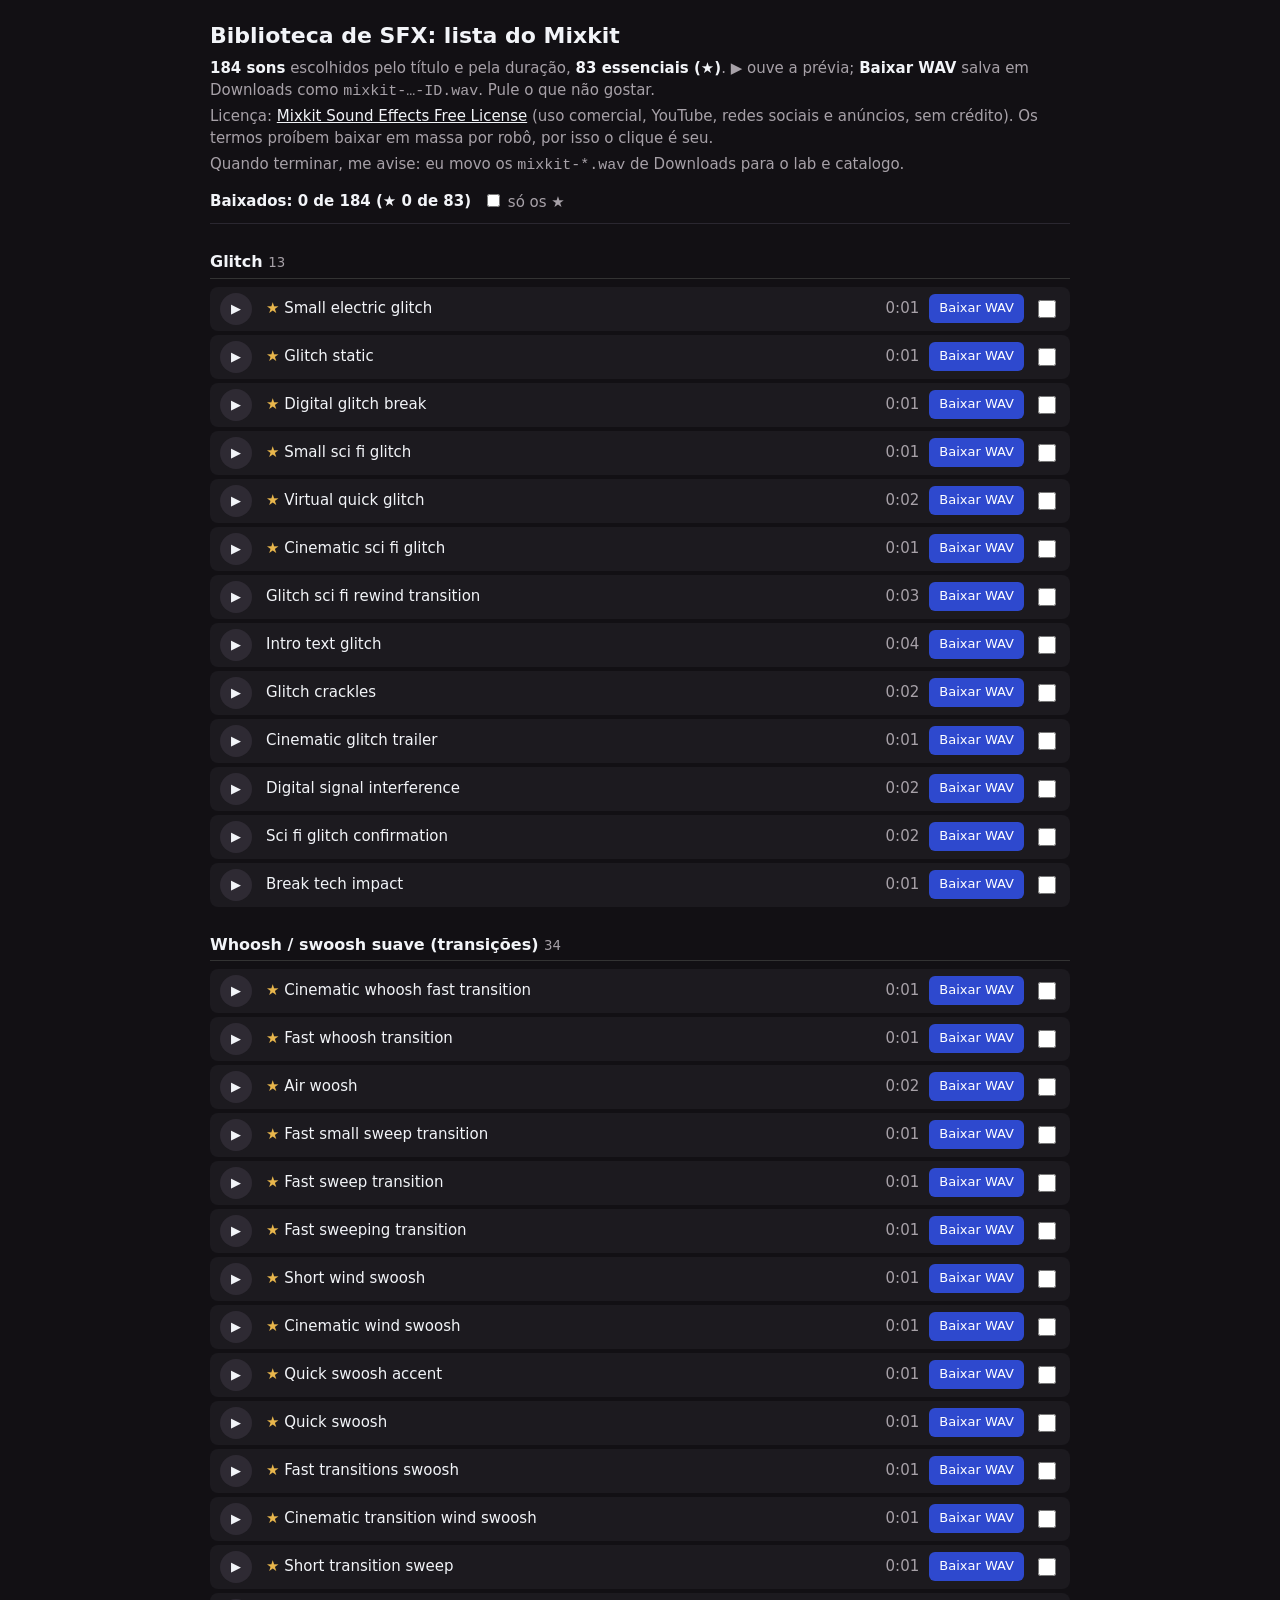
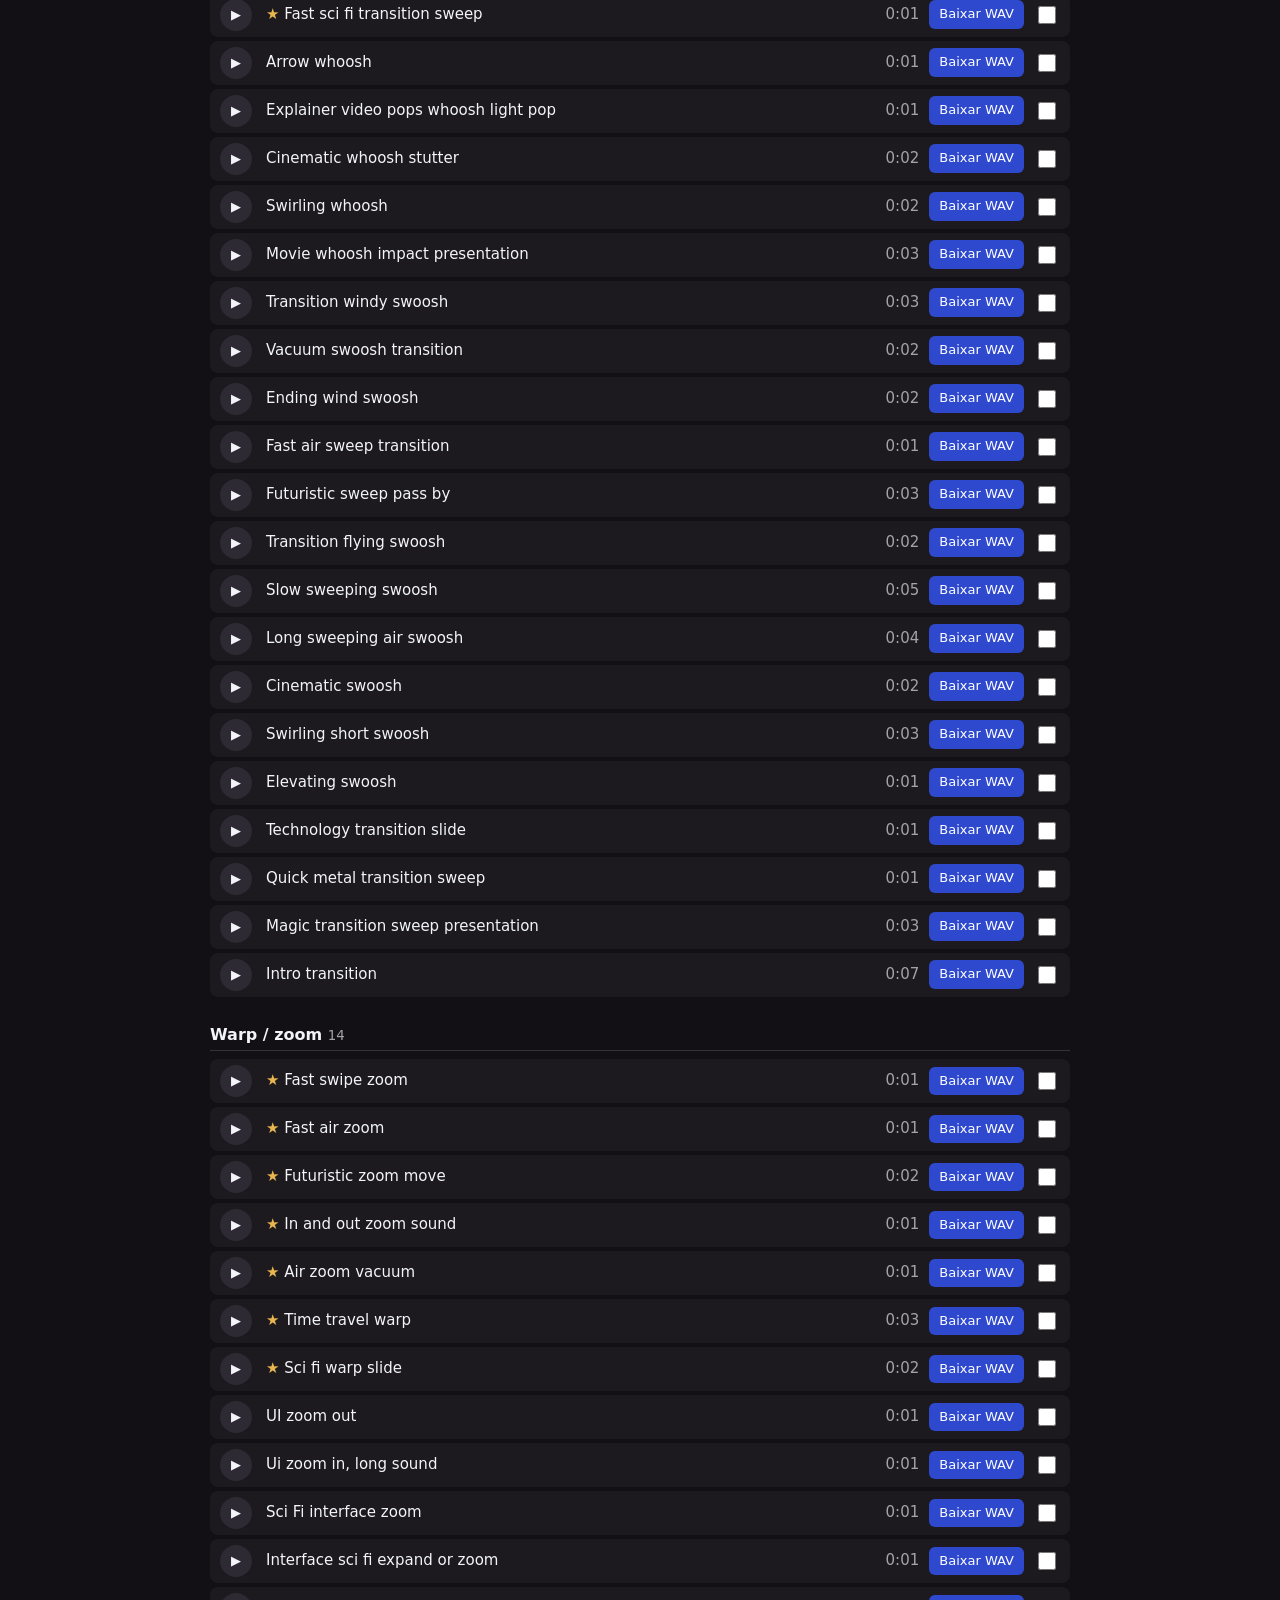
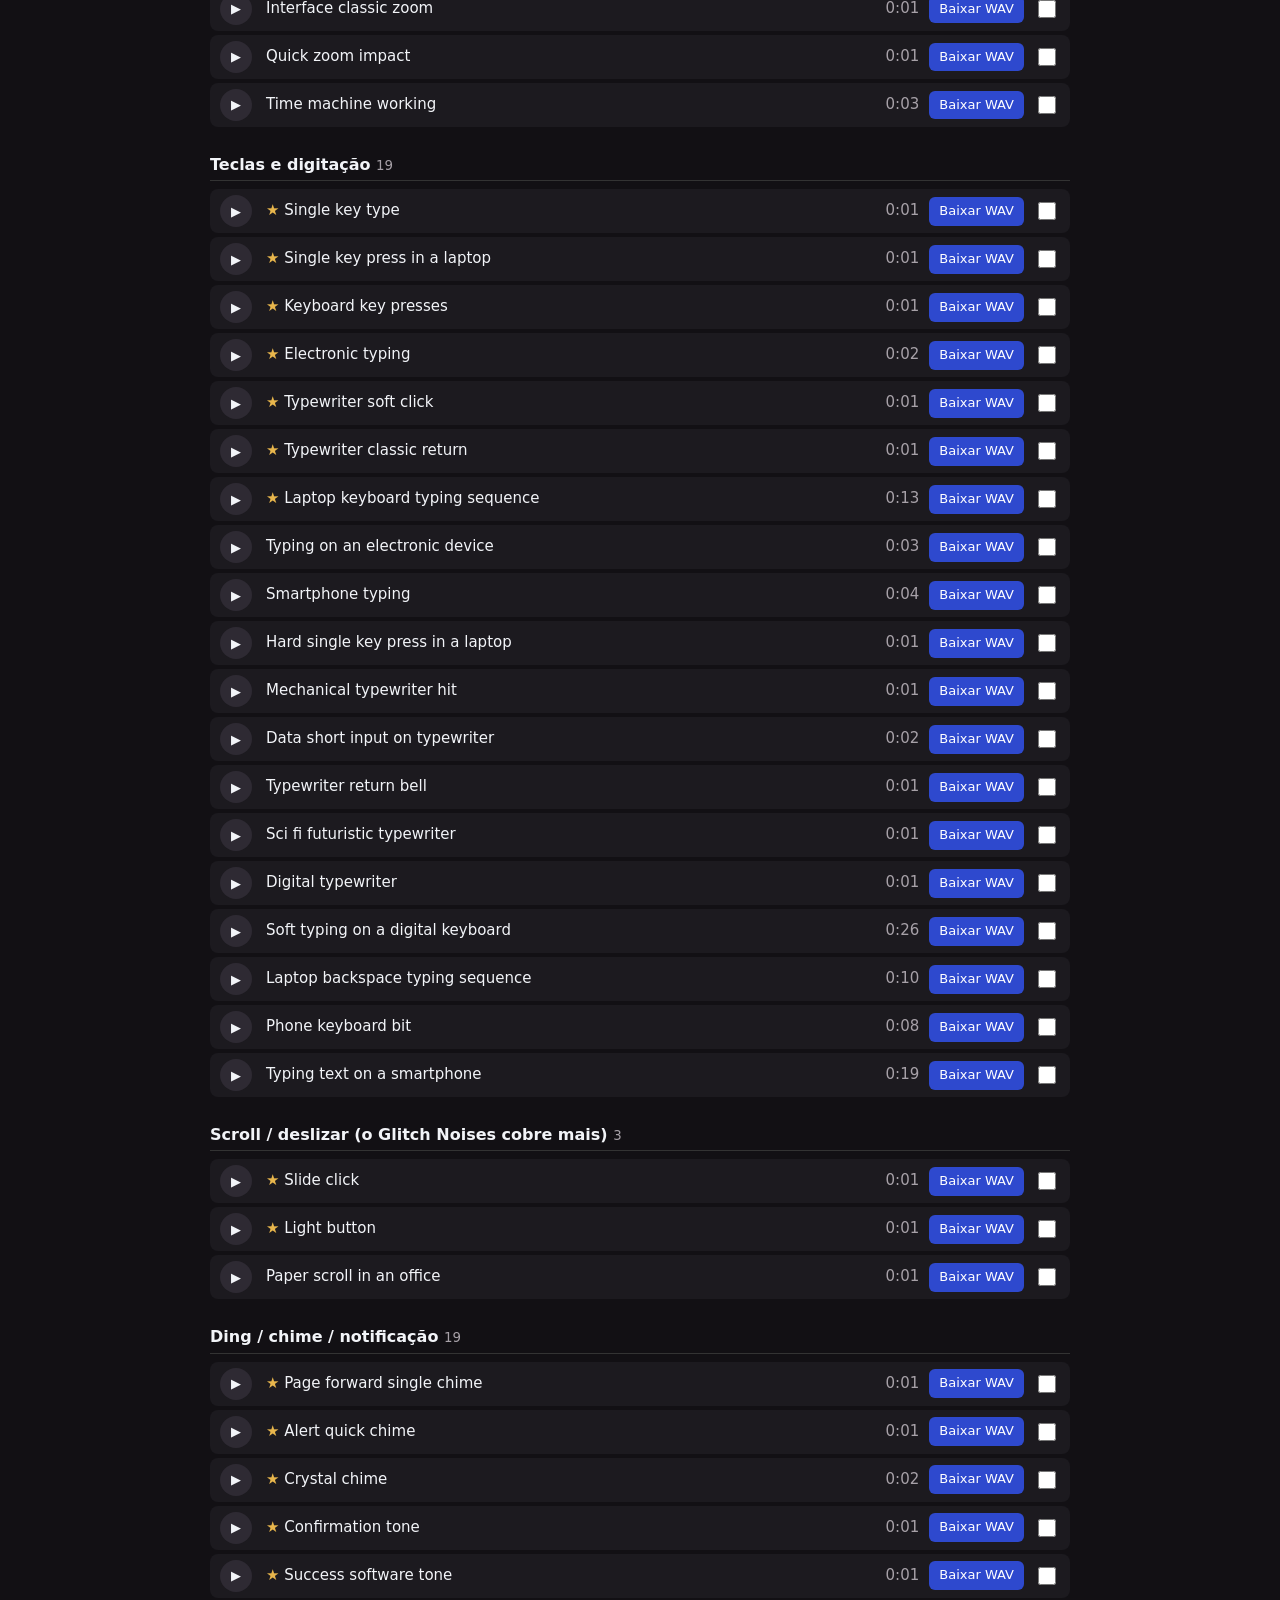
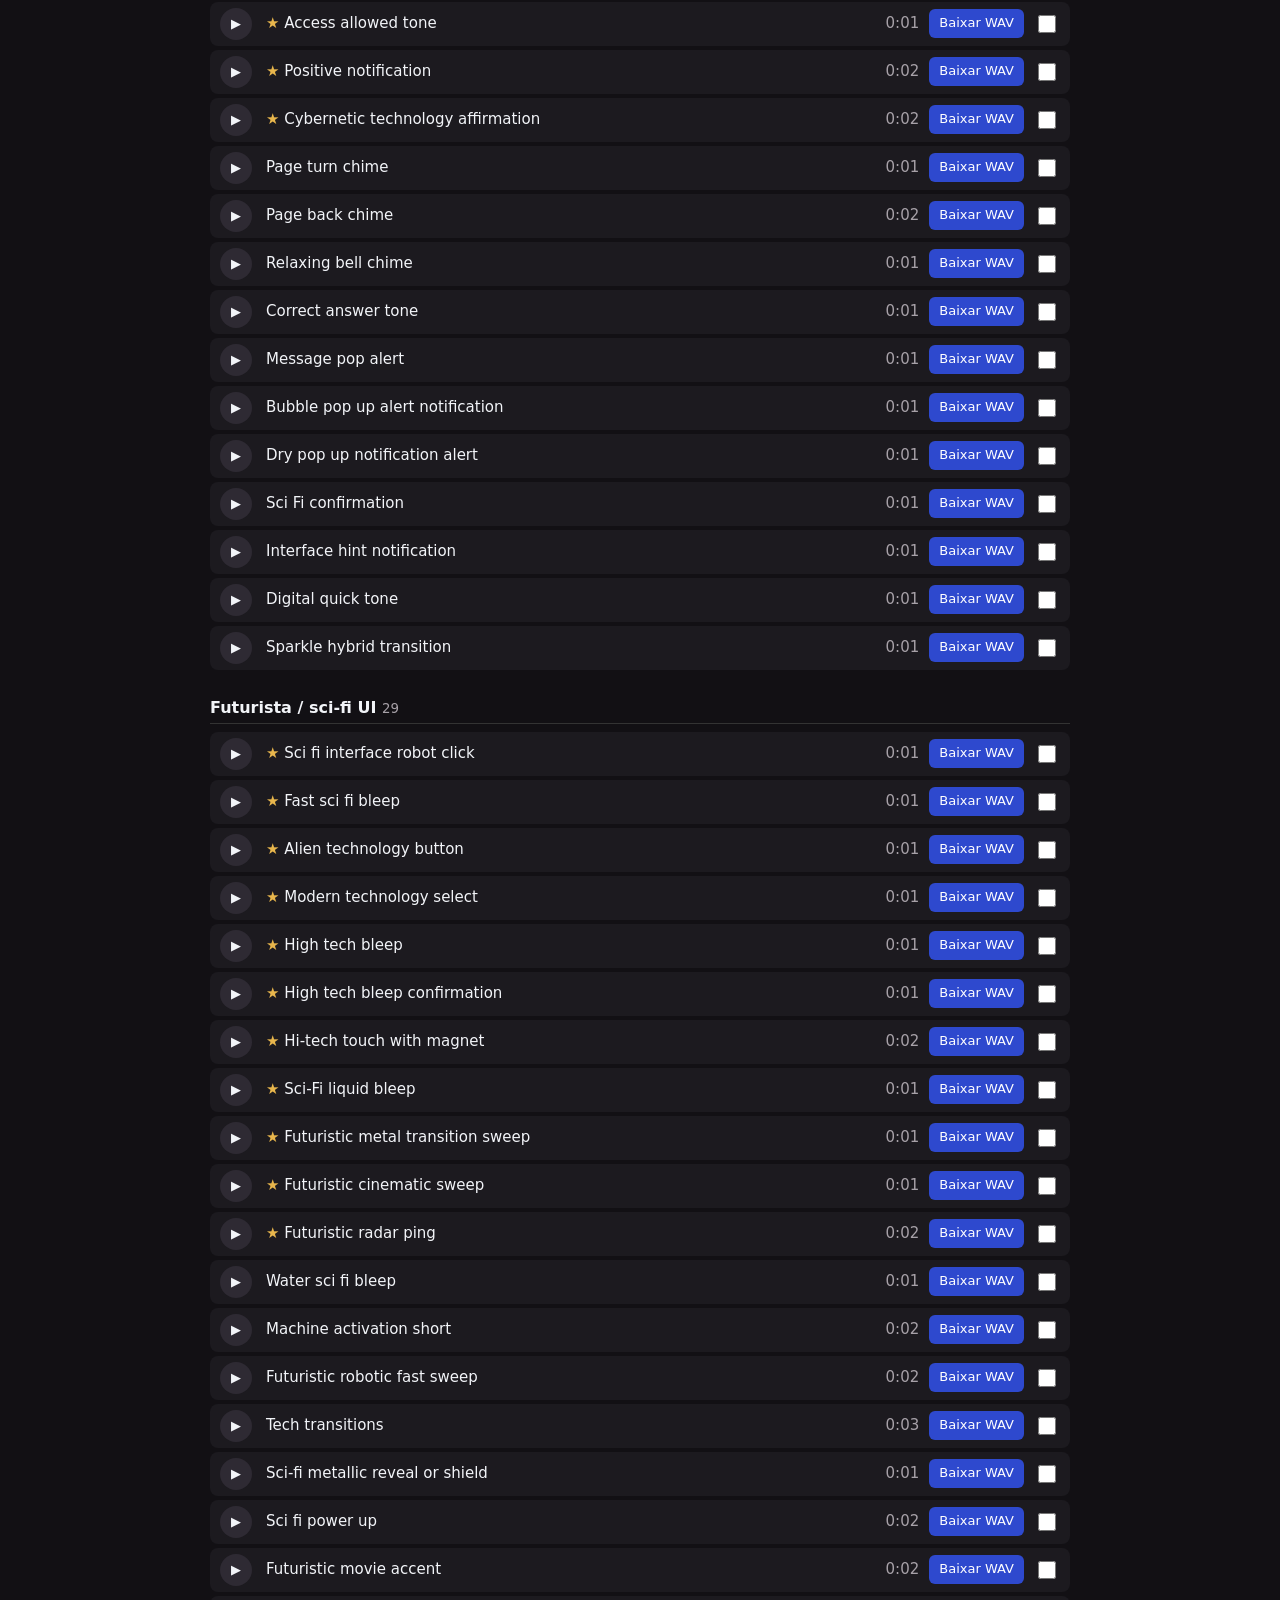
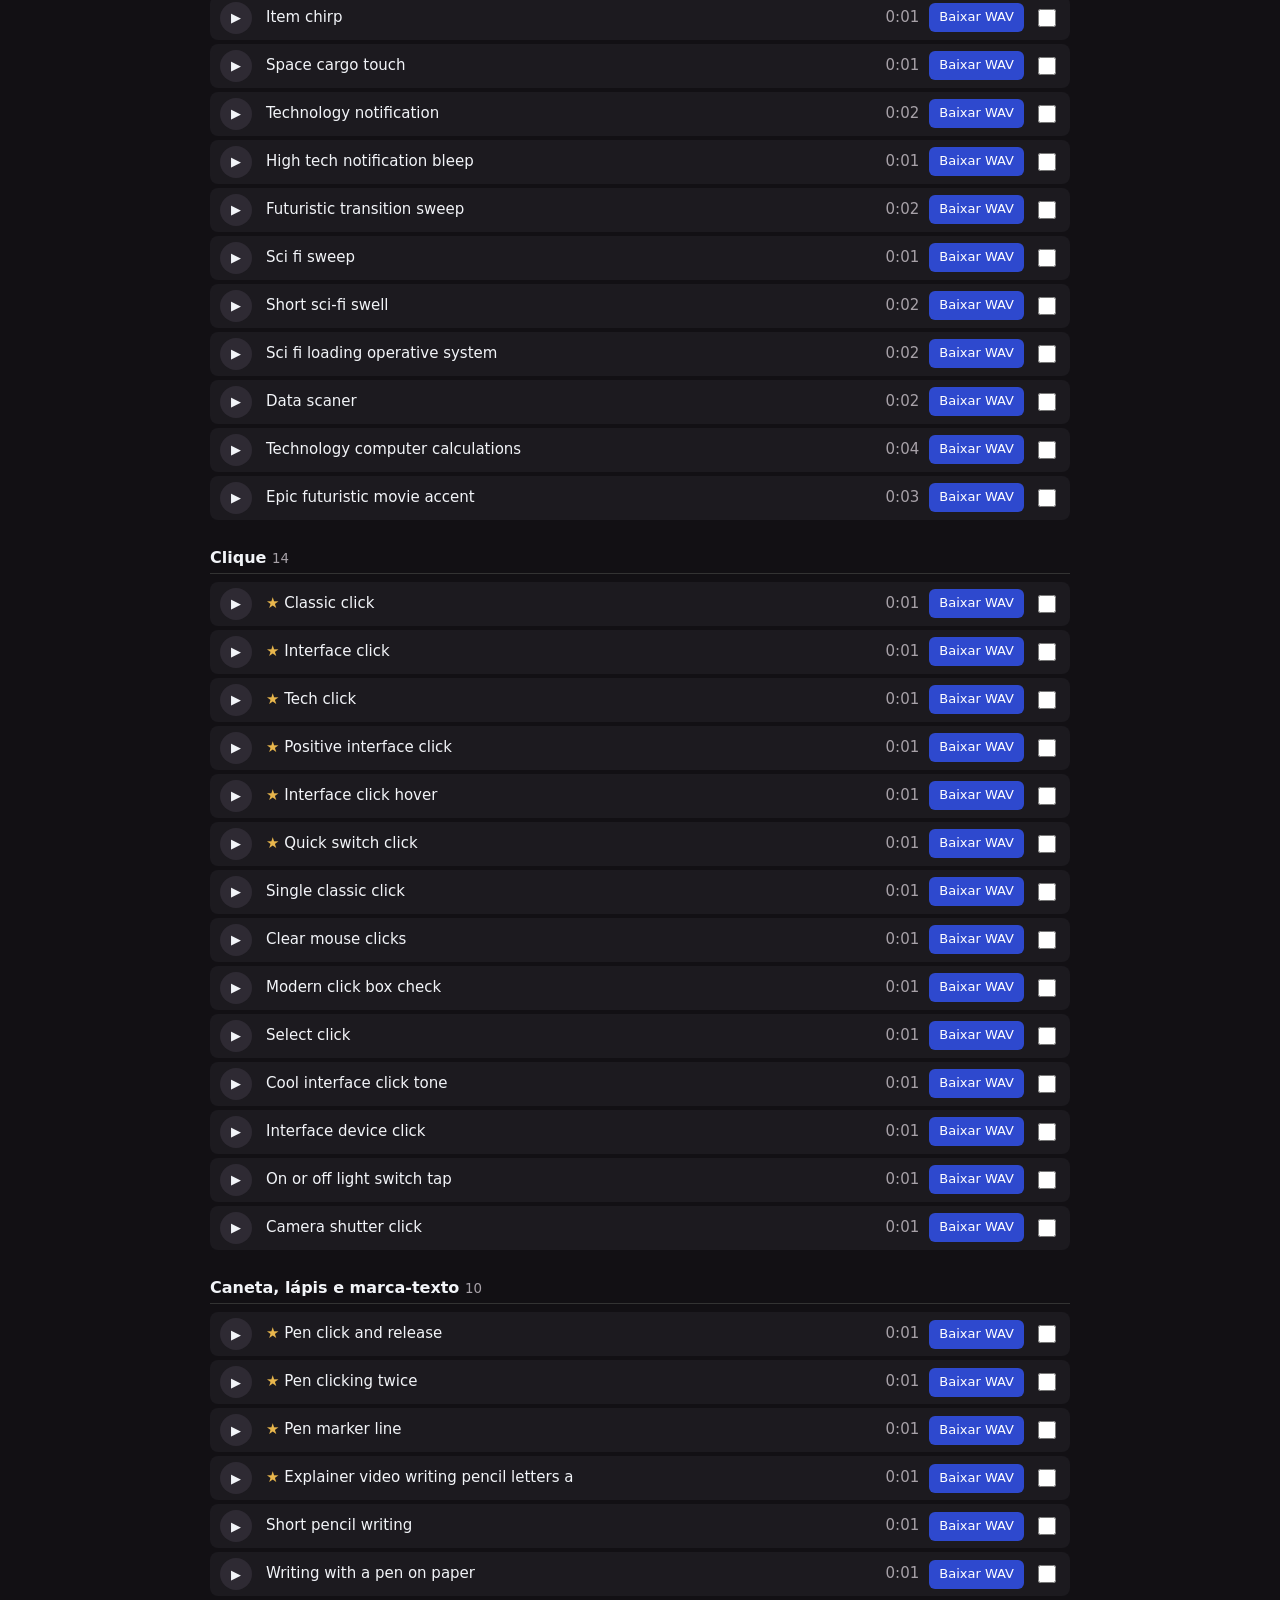
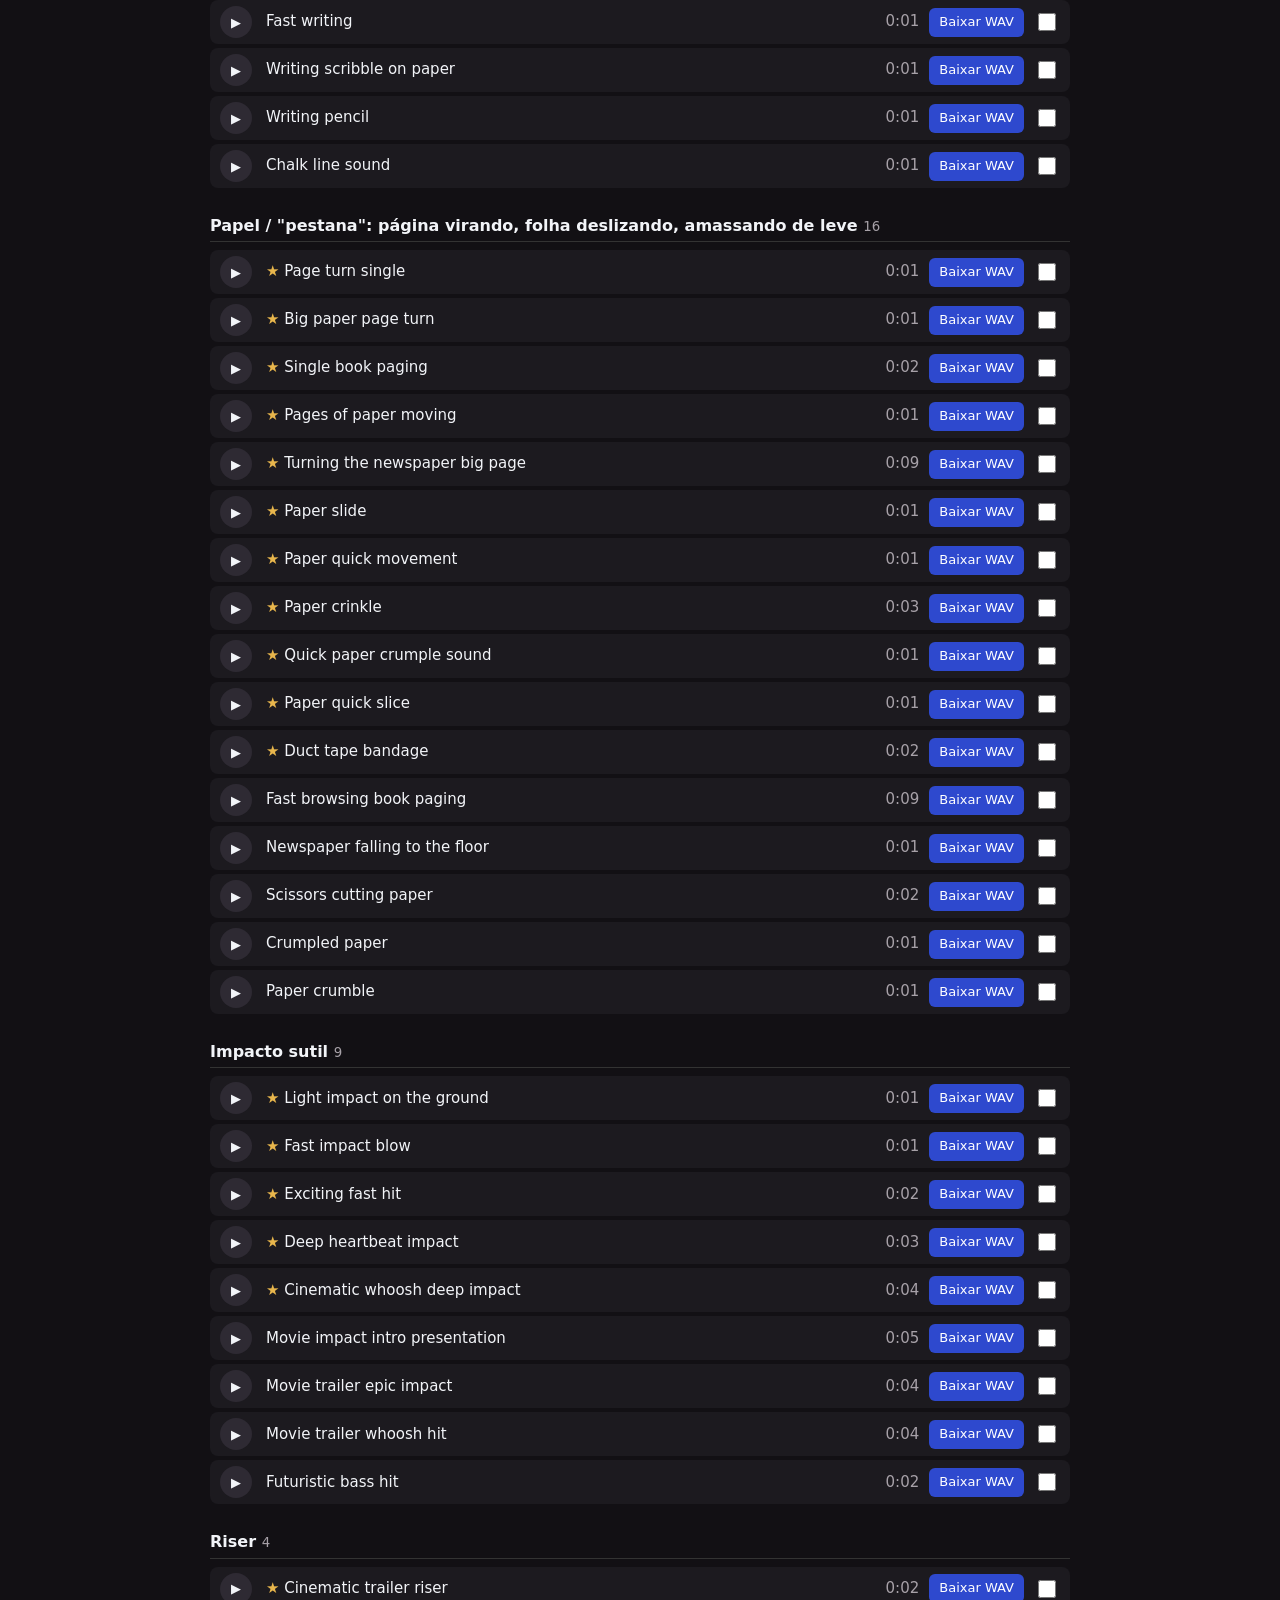
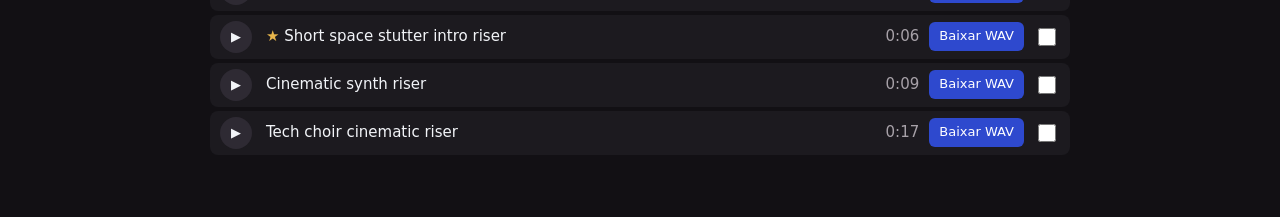
<file: 04 - EDIÇÃO DE VÍDEO/sfx/lab/lista-mixkit.html>
<!doctype html>
<html lang="pt-BR"><head><meta charset="utf-8"><meta name="viewport" content="width=device-width,initial-scale=1">
<title>Lista Mixkit</title>
<style>
:root{--bg:#121014;--card:#1c1a1f;--tx:#f2f4f8;--mut:#a7a1a8;--ac:#2e49ce;--ok:#3d8b5a}
body{margin:0;background:var(--bg);color:var(--tx);font:15px/1.45 system-ui,Segoe UI,sans-serif}
main{max-width:860px;margin:0 auto;padding:20px 16px 60px}
h1{font-size:22px;margin:0 0 6px} h2{font-size:16px;margin:26px 0 8px;border-bottom:1px solid #333;padding-bottom:4px}
h2 small{color:var(--mut);font-weight:400}
.info{color:var(--mut);margin:4px 0}.info b{color:var(--tx)}
.barra{position:sticky;top:0;background:var(--bg);padding:10px 0;display:flex;gap:12px;flex-wrap:wrap;align-items:center;z-index:2;border-bottom:1px solid #2a2730}
.barra label{color:var(--mut)} #prog{font-weight:600}
ul{list-style:none;margin:0;padding:0}
.item{display:grid;grid-template-columns:36px 1fr auto auto 26px;gap:10px;align-items:center;background:var(--card);margin:4px 0;padding:6px 10px;border-radius:8px}
.item.feito{opacity:.45}.item.feito .baixar{background:var(--ok)}
.play{width:32px;height:32px;border-radius:50%;border:0;background:#2e2a33;color:var(--tx);cursor:pointer}
.play.tocando{background:var(--ac)}
.star{color:#e8b64c}.dur{color:var(--mut);font-variant-numeric:tabular-nums}
.baixar{background:var(--ac);color:#fff;text-decoration:none;padding:5px 10px;border-radius:6px;font-size:13px;white-space:nowrap}
.ok{width:18px;height:18px}
body.so-ess .item:not(.ess){display:none}
@media (max-width:560px){.item{grid-template-columns:32px 1fr auto 24px}.dur{display:none}}
</style></head><body><main>
<h1>Biblioteca de SFX: lista do Mixkit</h1>
<p class="info"><b>184 sons</b> escolhidos pelo título e pela duração, <b>83 essenciais (★)</b>. ▶ ouve a prévia; <b>Baixar WAV</b> salva em Downloads como <code>mixkit-…-ID.wav</code>. Pule o que não gostar.</p>
<p class="info">Licença: <a href="https://mixkit.co/license/#sfxFree" style="color:var(--tx)">Mixkit Sound Effects Free License</a> (uso comercial, YouTube, redes sociais e anúncios, sem crédito). Os termos proíbem baixar em massa por robô, por isso o clique é seu.</p>
<p class="info">Quando terminar, me avise: eu movo os <code>mixkit-*.wav</code> de Downloads para o lab e catalogo.</p>
<div class="barra"><span id="prog"></span><label><input type="checkbox" id="filtro"> só os ★</label></div>
<section data-cat="glitch"><h2>Glitch <small>13</small></h2><ul><li class="item ess" data-id="2595" data-ess="1">
<button class="play" data-src="https://assets.mixkit.co/active_storage/sfx/2595/2595-preview.mp3" aria-label="Ouvir">▶</button>
<span class="tit"><b class="star">★</b> Small electric glitch</span><span class="dur">0:01</span>
<a class="baixar" href="https://assets.mixkit.co/active_storage/sfx/2595/2595.wav">Baixar WAV</a><input type="checkbox" class="ok" title="Já baixei"></li>
<li class="item ess" data-id="1457" data-ess="1">
<button class="play" data-src="https://assets.mixkit.co/active_storage/sfx/1457/1457-preview.mp3" aria-label="Ouvir">▶</button>
<span class="tit"><b class="star">★</b> Glitch static</span><span class="dur">0:01</span>
<a class="baixar" href="https://assets.mixkit.co/active_storage/sfx/1457/1457.wav">Baixar WAV</a><input type="checkbox" class="ok" title="Já baixei"></li>
<li class="item ess" data-id="2951" data-ess="1">
<button class="play" data-src="https://assets.mixkit.co/active_storage/sfx/2951/2951-preview.mp3" aria-label="Ouvir">▶</button>
<span class="tit"><b class="star">★</b> Digital glitch break</span><span class="dur">0:01</span>
<a class="baixar" href="https://assets.mixkit.co/active_storage/sfx/2951/2951.wav">Baixar WAV</a><input type="checkbox" class="ok" title="Já baixei"></li>
<li class="item ess" data-id="1030" data-ess="1">
<button class="play" data-src="https://assets.mixkit.co/active_storage/sfx/1030/1030-preview.mp3" aria-label="Ouvir">▶</button>
<span class="tit"><b class="star">★</b> Small sci fi glitch</span><span class="dur">0:01</span>
<a class="baixar" href="https://assets.mixkit.co/active_storage/sfx/1030/1030.wav">Baixar WAV</a><input type="checkbox" class="ok" title="Já baixei"></li>
<li class="item ess" data-id="2946" data-ess="1">
<button class="play" data-src="https://assets.mixkit.co/active_storage/sfx/2946/2946-preview.mp3" aria-label="Ouvir">▶</button>
<span class="tit"><b class="star">★</b> Virtual quick glitch</span><span class="dur">0:02</span>
<a class="baixar" href="https://assets.mixkit.co/active_storage/sfx/2946/2946.wav">Baixar WAV</a><input type="checkbox" class="ok" title="Já baixei"></li>
<li class="item ess" data-id="1022" data-ess="1">
<button class="play" data-src="https://assets.mixkit.co/active_storage/sfx/1022/1022-preview.mp3" aria-label="Ouvir">▶</button>
<span class="tit"><b class="star">★</b> Cinematic sci fi glitch</span><span class="dur">0:01</span>
<a class="baixar" href="https://assets.mixkit.co/active_storage/sfx/1022/1022.wav">Baixar WAV</a><input type="checkbox" class="ok" title="Já baixei"></li>
<li class="item" data-id="1093" data-ess="0">
<button class="play" data-src="https://assets.mixkit.co/active_storage/sfx/1093/1093-preview.mp3" aria-label="Ouvir">▶</button>
<span class="tit">Glitch sci fi rewind transition</span><span class="dur">0:03</span>
<a class="baixar" href="https://assets.mixkit.co/active_storage/sfx/1093/1093.wav">Baixar WAV</a><input type="checkbox" class="ok" title="Já baixei"></li>
<li class="item" data-id="2950" data-ess="0">
<button class="play" data-src="https://assets.mixkit.co/active_storage/sfx/2950/2950-preview.mp3" aria-label="Ouvir">▶</button>
<span class="tit">Intro text glitch</span><span class="dur">0:04</span>
<a class="baixar" href="https://assets.mixkit.co/active_storage/sfx/2950/2950.wav">Baixar WAV</a><input type="checkbox" class="ok" title="Já baixei"></li>
<li class="item" data-id="1044" data-ess="0">
<button class="play" data-src="https://assets.mixkit.co/active_storage/sfx/1044/1044-preview.mp3" aria-label="Ouvir">▶</button>
<span class="tit">Glitch crackles</span><span class="dur">0:02</span>
<a class="baixar" href="https://assets.mixkit.co/active_storage/sfx/1044/1044.wav">Baixar WAV</a><input type="checkbox" class="ok" title="Já baixei"></li>
<li class="item" data-id="1021" data-ess="0">
<button class="play" data-src="https://assets.mixkit.co/active_storage/sfx/1021/1021-preview.mp3" aria-label="Ouvir">▶</button>
<span class="tit">Cinematic glitch trailer</span><span class="dur">0:01</span>
<a class="baixar" href="https://assets.mixkit.co/active_storage/sfx/1021/1021.wav">Baixar WAV</a><input type="checkbox" class="ok" title="Já baixei"></li>
<li class="item" data-id="2548" data-ess="0">
<button class="play" data-src="https://assets.mixkit.co/active_storage/sfx/2548/2548-preview.mp3" aria-label="Ouvir">▶</button>
<span class="tit">Digital signal interference</span><span class="dur">0:02</span>
<a class="baixar" href="https://assets.mixkit.co/active_storage/sfx/2548/2548.wav">Baixar WAV</a><input type="checkbox" class="ok" title="Já baixei"></li>
<li class="item" data-id="1032" data-ess="0">
<button class="play" data-src="https://assets.mixkit.co/active_storage/sfx/1032/1032-preview.mp3" aria-label="Ouvir">▶</button>
<span class="tit">Sci fi glitch confirmation</span><span class="dur">0:02</span>
<a class="baixar" href="https://assets.mixkit.co/active_storage/sfx/1032/1032.wav">Baixar WAV</a><input type="checkbox" class="ok" title="Já baixei"></li>
<li class="item" data-id="2952" data-ess="0">
<button class="play" data-src="https://assets.mixkit.co/active_storage/sfx/2952/2952-preview.mp3" aria-label="Ouvir">▶</button>
<span class="tit">Break tech impact</span><span class="dur">0:01</span>
<a class="baixar" href="https://assets.mixkit.co/active_storage/sfx/2952/2952.wav">Baixar WAV</a><input type="checkbox" class="ok" title="Já baixei"></li></ul></section>
<section data-cat="whoosh"><h2>Whoosh / swoosh suave (transições) <small>34</small></h2><ul><li class="item ess" data-id="1492" data-ess="1">
<button class="play" data-src="https://assets.mixkit.co/active_storage/sfx/1492/1492-preview.mp3" aria-label="Ouvir">▶</button>
<span class="tit"><b class="star">★</b> Cinematic whoosh fast transition</span><span class="dur">0:01</span>
<a class="baixar" href="https://assets.mixkit.co/active_storage/sfx/1492/1492.wav">Baixar WAV</a><input type="checkbox" class="ok" title="Já baixei"></li>
<li class="item ess" data-id="1490" data-ess="1">
<button class="play" data-src="https://assets.mixkit.co/active_storage/sfx/1490/1490-preview.mp3" aria-label="Ouvir">▶</button>
<span class="tit"><b class="star">★</b> Fast whoosh transition</span><span class="dur">0:01</span>
<a class="baixar" href="https://assets.mixkit.co/active_storage/sfx/1490/1490.wav">Baixar WAV</a><input type="checkbox" class="ok" title="Já baixei"></li>
<li class="item ess" data-id="1489" data-ess="1">
<button class="play" data-src="https://assets.mixkit.co/active_storage/sfx/1489/1489-preview.mp3" aria-label="Ouvir">▶</button>
<span class="tit"><b class="star">★</b> Air woosh</span><span class="dur">0:02</span>
<a class="baixar" href="https://assets.mixkit.co/active_storage/sfx/1489/1489.wav">Baixar WAV</a><input type="checkbox" class="ok" title="Já baixei"></li>
<li class="item ess" data-id="166" data-ess="1">
<button class="play" data-src="https://assets.mixkit.co/active_storage/sfx/166/166-preview.mp3" aria-label="Ouvir">▶</button>
<span class="tit"><b class="star">★</b> Fast small sweep transition</span><span class="dur">0:01</span>
<a class="baixar" href="https://assets.mixkit.co/active_storage/sfx/166/166.wav">Baixar WAV</a><input type="checkbox" class="ok" title="Já baixei"></li>
<li class="item ess" data-id="174" data-ess="1">
<button class="play" data-src="https://assets.mixkit.co/active_storage/sfx/174/174-preview.mp3" aria-label="Ouvir">▶</button>
<span class="tit"><b class="star">★</b> Fast sweep transition</span><span class="dur">0:01</span>
<a class="baixar" href="https://assets.mixkit.co/active_storage/sfx/174/174.wav">Baixar WAV</a><input type="checkbox" class="ok" title="Já baixei"></li>
<li class="item ess" data-id="164" data-ess="1">
<button class="play" data-src="https://assets.mixkit.co/active_storage/sfx/164/164-preview.mp3" aria-label="Ouvir">▶</button>
<span class="tit"><b class="star">★</b> Fast sweeping transition</span><span class="dur">0:01</span>
<a class="baixar" href="https://assets.mixkit.co/active_storage/sfx/164/164.wav">Baixar WAV</a><input type="checkbox" class="ok" title="Já baixei"></li>
<li class="item ess" data-id="1461" data-ess="1">
<button class="play" data-src="https://assets.mixkit.co/active_storage/sfx/1461/1461-preview.mp3" aria-label="Ouvir">▶</button>
<span class="tit"><b class="star">★</b> Short wind swoosh</span><span class="dur">0:01</span>
<a class="baixar" href="https://assets.mixkit.co/active_storage/sfx/1461/1461.wav">Baixar WAV</a><input type="checkbox" class="ok" title="Já baixei"></li>
<li class="item ess" data-id="1471" data-ess="1">
<button class="play" data-src="https://assets.mixkit.co/active_storage/sfx/1471/1471-preview.mp3" aria-label="Ouvir">▶</button>
<span class="tit"><b class="star">★</b> Cinematic wind swoosh</span><span class="dur">0:01</span>
<a class="baixar" href="https://assets.mixkit.co/active_storage/sfx/1471/1471.wav">Baixar WAV</a><input type="checkbox" class="ok" title="Já baixei"></li>
<li class="item ess" data-id="1464" data-ess="1">
<button class="play" data-src="https://assets.mixkit.co/active_storage/sfx/1464/1464-preview.mp3" aria-label="Ouvir">▶</button>
<span class="tit"><b class="star">★</b> Quick swoosh accent</span><span class="dur">0:01</span>
<a class="baixar" href="https://assets.mixkit.co/active_storage/sfx/1464/1464.wav">Baixar WAV</a><input type="checkbox" class="ok" title="Já baixei"></li>
<li class="item ess" data-id="1462" data-ess="1">
<button class="play" data-src="https://assets.mixkit.co/active_storage/sfx/1462/1462-preview.mp3" aria-label="Ouvir">▶</button>
<span class="tit"><b class="star">★</b> Quick swoosh</span><span class="dur">0:01</span>
<a class="baixar" href="https://assets.mixkit.co/active_storage/sfx/1462/1462.wav">Baixar WAV</a><input type="checkbox" class="ok" title="Já baixei"></li>
<li class="item ess" data-id="3115" data-ess="1">
<button class="play" data-src="https://assets.mixkit.co/active_storage/sfx/3115/3115-preview.mp3" aria-label="Ouvir">▶</button>
<span class="tit"><b class="star">★</b> Fast transitions swoosh</span><span class="dur">0:01</span>
<a class="baixar" href="https://assets.mixkit.co/active_storage/sfx/3115/3115.wav">Baixar WAV</a><input type="checkbox" class="ok" title="Já baixei"></li>
<li class="item ess" data-id="1468" data-ess="1">
<button class="play" data-src="https://assets.mixkit.co/active_storage/sfx/1468/1468-preview.mp3" aria-label="Ouvir">▶</button>
<span class="tit"><b class="star">★</b> Cinematic transition wind swoosh</span><span class="dur">0:01</span>
<a class="baixar" href="https://assets.mixkit.co/active_storage/sfx/1468/1468.wav">Baixar WAV</a><input type="checkbox" class="ok" title="Já baixei"></li>
<li class="item ess" data-id="175" data-ess="1">
<button class="play" data-src="https://assets.mixkit.co/active_storage/sfx/175/175-preview.mp3" aria-label="Ouvir">▶</button>
<span class="tit"><b class="star">★</b> Short transition sweep</span><span class="dur">0:01</span>
<a class="baixar" href="https://assets.mixkit.co/active_storage/sfx/175/175.wav">Baixar WAV</a><input type="checkbox" class="ok" title="Já baixei"></li>
<li class="item ess" data-id="3114" data-ess="1">
<button class="play" data-src="https://assets.mixkit.co/active_storage/sfx/3114/3114-preview.mp3" aria-label="Ouvir">▶</button>
<span class="tit"><b class="star">★</b> Fast sci fi transition sweep</span><span class="dur">0:01</span>
<a class="baixar" href="https://assets.mixkit.co/active_storage/sfx/3114/3114.wav">Baixar WAV</a><input type="checkbox" class="ok" title="Já baixei"></li>
<li class="item" data-id="1491" data-ess="0">
<button class="play" data-src="https://assets.mixkit.co/active_storage/sfx/1491/1491-preview.mp3" aria-label="Ouvir">▶</button>
<span class="tit">Arrow whoosh</span><span class="dur">0:01</span>
<a class="baixar" href="https://assets.mixkit.co/active_storage/sfx/1491/1491.wav">Baixar WAV</a><input type="checkbox" class="ok" title="Já baixei"></li>
<li class="item" data-id="3005" data-ess="0">
<button class="play" data-src="https://assets.mixkit.co/active_storage/sfx/3005/3005-preview.mp3" aria-label="Ouvir">▶</button>
<span class="tit">Explainer video pops whoosh light pop</span><span class="dur">0:01</span>
<a class="baixar" href="https://assets.mixkit.co/active_storage/sfx/3005/3005.wav">Baixar WAV</a><input type="checkbox" class="ok" title="Já baixei"></li>
<li class="item" data-id="787" data-ess="0">
<button class="play" data-src="https://assets.mixkit.co/active_storage/sfx/787/787-preview.mp3" aria-label="Ouvir">▶</button>
<span class="tit">Cinematic whoosh stutter</span><span class="dur">0:02</span>
<a class="baixar" href="https://assets.mixkit.co/active_storage/sfx/787/787.wav">Baixar WAV</a><input type="checkbox" class="ok" title="Já baixei"></li>
<li class="item" data-id="1493" data-ess="0">
<button class="play" data-src="https://assets.mixkit.co/active_storage/sfx/1493/1493-preview.mp3" aria-label="Ouvir">▶</button>
<span class="tit">Swirling whoosh</span><span class="dur">0:02</span>
<a class="baixar" href="https://assets.mixkit.co/active_storage/sfx/1493/1493.wav">Baixar WAV</a><input type="checkbox" class="ok" title="Já baixei"></li>
<li class="item" data-id="2903" data-ess="0">
<button class="play" data-src="https://assets.mixkit.co/active_storage/sfx/2903/2903-preview.mp3" aria-label="Ouvir">▶</button>
<span class="tit">Movie whoosh impact presentation</span><span class="dur">0:03</span>
<a class="baixar" href="https://assets.mixkit.co/active_storage/sfx/2903/2903.wav">Baixar WAV</a><input type="checkbox" class="ok" title="Já baixei"></li>
<li class="item" data-id="1474" data-ess="0">
<button class="play" data-src="https://assets.mixkit.co/active_storage/sfx/1474/1474-preview.mp3" aria-label="Ouvir">▶</button>
<span class="tit">Transition windy swoosh</span><span class="dur">0:03</span>
<a class="baixar" href="https://assets.mixkit.co/active_storage/sfx/1474/1474.wav">Baixar WAV</a><input type="checkbox" class="ok" title="Já baixei"></li>
<li class="item" data-id="1465" data-ess="0">
<button class="play" data-src="https://assets.mixkit.co/active_storage/sfx/1465/1465-preview.mp3" aria-label="Ouvir">▶</button>
<span class="tit">Vacuum swoosh transition</span><span class="dur">0:02</span>
<a class="baixar" href="https://assets.mixkit.co/active_storage/sfx/1465/1465.wav">Baixar WAV</a><input type="checkbox" class="ok" title="Já baixei"></li>
<li class="item" data-id="1482" data-ess="0">
<button class="play" data-src="https://assets.mixkit.co/active_storage/sfx/1482/1482-preview.mp3" aria-label="Ouvir">▶</button>
<span class="tit">Ending wind swoosh</span><span class="dur">0:02</span>
<a class="baixar" href="https://assets.mixkit.co/active_storage/sfx/1482/1482.wav">Baixar WAV</a><input type="checkbox" class="ok" title="Já baixei"></li>
<li class="item" data-id="168" data-ess="0">
<button class="play" data-src="https://assets.mixkit.co/active_storage/sfx/168/168-preview.mp3" aria-label="Ouvir">▶</button>
<span class="tit">Fast air sweep transition</span><span class="dur">0:01</span>
<a class="baixar" href="https://assets.mixkit.co/active_storage/sfx/168/168.wav">Baixar WAV</a><input type="checkbox" class="ok" title="Já baixei"></li>
<li class="item" data-id="169" data-ess="0">
<button class="play" data-src="https://assets.mixkit.co/active_storage/sfx/169/169-preview.mp3" aria-label="Ouvir">▶</button>
<span class="tit">Futuristic sweep pass by</span><span class="dur">0:03</span>
<a class="baixar" href="https://assets.mixkit.co/active_storage/sfx/169/169.wav">Baixar WAV</a><input type="checkbox" class="ok" title="Já baixei"></li>
<li class="item" data-id="3161" data-ess="0">
<button class="play" data-src="https://assets.mixkit.co/active_storage/sfx/3161/3161-preview.mp3" aria-label="Ouvir">▶</button>
<span class="tit">Transition flying swoosh</span><span class="dur">0:02</span>
<a class="baixar" href="https://assets.mixkit.co/active_storage/sfx/3161/3161.wav">Baixar WAV</a><input type="checkbox" class="ok" title="Já baixei"></li>
<li class="item" data-id="163" data-ess="0">
<button class="play" data-src="https://assets.mixkit.co/active_storage/sfx/163/163-preview.mp3" aria-label="Ouvir">▶</button>
<span class="tit">Slow sweeping swoosh</span><span class="dur">0:05</span>
<a class="baixar" href="https://assets.mixkit.co/active_storage/sfx/163/163.wav">Baixar WAV</a><input type="checkbox" class="ok" title="Já baixei"></li>
<li class="item" data-id="167" data-ess="0">
<button class="play" data-src="https://assets.mixkit.co/active_storage/sfx/167/167-preview.mp3" aria-label="Ouvir">▶</button>
<span class="tit">Long sweeping air swoosh</span><span class="dur">0:04</span>
<a class="baixar" href="https://assets.mixkit.co/active_storage/sfx/167/167.wav">Baixar WAV</a><input type="checkbox" class="ok" title="Já baixei"></li>
<li class="item" data-id="1481" data-ess="0">
<button class="play" data-src="https://assets.mixkit.co/active_storage/sfx/1481/1481-preview.mp3" aria-label="Ouvir">▶</button>
<span class="tit">Cinematic swoosh</span><span class="dur">0:02</span>
<a class="baixar" href="https://assets.mixkit.co/active_storage/sfx/1481/1481.wav">Baixar WAV</a><input type="checkbox" class="ok" title="Já baixei"></li>
<li class="item" data-id="1459" data-ess="0">
<button class="play" data-src="https://assets.mixkit.co/active_storage/sfx/1459/1459-preview.mp3" aria-label="Ouvir">▶</button>
<span class="tit">Swirling short swoosh</span><span class="dur">0:03</span>
<a class="baixar" href="https://assets.mixkit.co/active_storage/sfx/1459/1459.wav">Baixar WAV</a><input type="checkbox" class="ok" title="Já baixei"></li>
<li class="item" data-id="1466" data-ess="0">
<button class="play" data-src="https://assets.mixkit.co/active_storage/sfx/1466/1466-preview.mp3" aria-label="Ouvir">▶</button>
<span class="tit">Elevating swoosh</span><span class="dur">0:01</span>
<a class="baixar" href="https://assets.mixkit.co/active_storage/sfx/1466/1466.wav">Baixar WAV</a><input type="checkbox" class="ok" title="Já baixei"></li>
<li class="item" data-id="3120" data-ess="0">
<button class="play" data-src="https://assets.mixkit.co/active_storage/sfx/3120/3120-preview.mp3" aria-label="Ouvir">▶</button>
<span class="tit">Technology transition slide</span><span class="dur">0:01</span>
<a class="baixar" href="https://assets.mixkit.co/active_storage/sfx/3120/3120.wav">Baixar WAV</a><input type="checkbox" class="ok" title="Já baixei"></li>
<li class="item" data-id="2639" data-ess="0">
<button class="play" data-src="https://assets.mixkit.co/active_storage/sfx/2639/2639-preview.mp3" aria-label="Ouvir">▶</button>
<span class="tit">Quick metal transition sweep</span><span class="dur">0:01</span>
<a class="baixar" href="https://assets.mixkit.co/active_storage/sfx/2639/2639.wav">Baixar WAV</a><input type="checkbox" class="ok" title="Já baixei"></li>
<li class="item" data-id="2638" data-ess="0">
<button class="play" data-src="https://assets.mixkit.co/active_storage/sfx/2638/2638-preview.mp3" aria-label="Ouvir">▶</button>
<span class="tit">Magic transition sweep presentation</span><span class="dur">0:03</span>
<a class="baixar" href="https://assets.mixkit.co/active_storage/sfx/2638/2638.wav">Baixar WAV</a><input type="checkbox" class="ok" title="Já baixei"></li>
<li class="item" data-id="1146" data-ess="0">
<button class="play" data-src="https://assets.mixkit.co/active_storage/sfx/1146/1146-preview.mp3" aria-label="Ouvir">▶</button>
<span class="tit">Intro transition</span><span class="dur">0:07</span>
<a class="baixar" href="https://assets.mixkit.co/active_storage/sfx/1146/1146.wav">Baixar WAV</a><input type="checkbox" class="ok" title="Já baixei"></li></ul></section>
<section data-cat="warp-zoom"><h2>Warp / zoom <small>14</small></h2><ul><li class="item ess" data-id="2627" data-ess="1">
<button class="play" data-src="https://assets.mixkit.co/active_storage/sfx/2627/2627-preview.mp3" aria-label="Ouvir">▶</button>
<span class="tit"><b class="star">★</b> Fast swipe zoom</span><span class="dur">0:01</span>
<a class="baixar" href="https://assets.mixkit.co/active_storage/sfx/2627/2627.wav">Baixar WAV</a><input type="checkbox" class="ok" title="Já baixei"></li>
<li class="item ess" data-id="2625" data-ess="1">
<button class="play" data-src="https://assets.mixkit.co/active_storage/sfx/2625/2625-preview.mp3" aria-label="Ouvir">▶</button>
<span class="tit"><b class="star">★</b> Fast air zoom</span><span class="dur">0:01</span>
<a class="baixar" href="https://assets.mixkit.co/active_storage/sfx/2625/2625.wav">Baixar WAV</a><input type="checkbox" class="ok" title="Já baixei"></li>
<li class="item ess" data-id="2626" data-ess="1">
<button class="play" data-src="https://assets.mixkit.co/active_storage/sfx/2626/2626-preview.mp3" aria-label="Ouvir">▶</button>
<span class="tit"><b class="star">★</b> Futuristic zoom move</span><span class="dur">0:02</span>
<a class="baixar" href="https://assets.mixkit.co/active_storage/sfx/2626/2626.wav">Baixar WAV</a><input type="checkbox" class="ok" title="Já baixei"></li>
<li class="item ess" data-id="2622" data-ess="1">
<button class="play" data-src="https://assets.mixkit.co/active_storage/sfx/2622/2622-preview.mp3" aria-label="Ouvir">▶</button>
<span class="tit"><b class="star">★</b> In and out zoom sound</span><span class="dur">0:01</span>
<a class="baixar" href="https://assets.mixkit.co/active_storage/sfx/2622/2622.wav">Baixar WAV</a><input type="checkbox" class="ok" title="Já baixei"></li>
<li class="item ess" data-id="2608" data-ess="1">
<button class="play" data-src="https://assets.mixkit.co/active_storage/sfx/2608/2608-preview.mp3" aria-label="Ouvir">▶</button>
<span class="tit"><b class="star">★</b> Air zoom vacuum</span><span class="dur">0:01</span>
<a class="baixar" href="https://assets.mixkit.co/active_storage/sfx/2608/2608.wav">Baixar WAV</a><input type="checkbox" class="ok" title="Já baixei"></li>
<li class="item ess" data-id="2687" data-ess="1">
<button class="play" data-src="https://assets.mixkit.co/active_storage/sfx/2687/2687-preview.mp3" aria-label="Ouvir">▶</button>
<span class="tit"><b class="star">★</b> Time travel warp</span><span class="dur">0:03</span>
<a class="baixar" href="https://assets.mixkit.co/active_storage/sfx/2687/2687.wav">Baixar WAV</a><input type="checkbox" class="ok" title="Já baixei"></li>
<li class="item ess" data-id="3113" data-ess="1">
<button class="play" data-src="https://assets.mixkit.co/active_storage/sfx/3113/3113-preview.mp3" aria-label="Ouvir">▶</button>
<span class="tit"><b class="star">★</b> Sci fi warp slide</span><span class="dur">0:02</span>
<a class="baixar" href="https://assets.mixkit.co/active_storage/sfx/3113/3113.wav">Baixar WAV</a><input type="checkbox" class="ok" title="Já baixei"></li>
<li class="item" data-id="2619" data-ess="0">
<button class="play" data-src="https://assets.mixkit.co/active_storage/sfx/2619/2619-preview.mp3" aria-label="Ouvir">▶</button>
<span class="tit">UI zoom out</span><span class="dur">0:01</span>
<a class="baixar" href="https://assets.mixkit.co/active_storage/sfx/2619/2619.wav">Baixar WAV</a><input type="checkbox" class="ok" title="Já baixei"></li>
<li class="item" data-id="2621" data-ess="0">
<button class="play" data-src="https://assets.mixkit.co/active_storage/sfx/2621/2621-preview.mp3" aria-label="Ouvir">▶</button>
<span class="tit">Ui zoom in, long sound</span><span class="dur">0:01</span>
<a class="baixar" href="https://assets.mixkit.co/active_storage/sfx/2621/2621.wav">Baixar WAV</a><input type="checkbox" class="ok" title="Já baixei"></li>
<li class="item" data-id="890" data-ess="0">
<button class="play" data-src="https://assets.mixkit.co/active_storage/sfx/890/890-preview.mp3" aria-label="Ouvir">▶</button>
<span class="tit">Sci Fi interface zoom</span><span class="dur">0:01</span>
<a class="baixar" href="https://assets.mixkit.co/active_storage/sfx/890/890.wav">Baixar WAV</a><input type="checkbox" class="ok" title="Já baixei"></li>
<li class="item" data-id="913" data-ess="0">
<button class="play" data-src="https://assets.mixkit.co/active_storage/sfx/913/913-preview.mp3" aria-label="Ouvir">▶</button>
<span class="tit">Interface sci fi expand or zoom</span><span class="dur">0:01</span>
<a class="baixar" href="https://assets.mixkit.co/active_storage/sfx/913/913.wav">Baixar WAV</a><input type="checkbox" class="ok" title="Já baixei"></li>
<li class="item" data-id="2616" data-ess="0">
<button class="play" data-src="https://assets.mixkit.co/active_storage/sfx/2616/2616-preview.mp3" aria-label="Ouvir">▶</button>
<span class="tit">Interface classic zoom</span><span class="dur">0:01</span>
<a class="baixar" href="https://assets.mixkit.co/active_storage/sfx/2616/2616.wav">Baixar WAV</a><input type="checkbox" class="ok" title="Já baixei"></li>
<li class="item" data-id="772" data-ess="0">
<button class="play" data-src="https://assets.mixkit.co/active_storage/sfx/772/772-preview.mp3" aria-label="Ouvir">▶</button>
<span class="tit">Quick zoom impact</span><span class="dur">0:01</span>
<a class="baixar" href="https://assets.mixkit.co/active_storage/sfx/772/772.wav">Baixar WAV</a><input type="checkbox" class="ok" title="Já baixei"></li>
<li class="item" data-id="2693" data-ess="0">
<button class="play" data-src="https://assets.mixkit.co/active_storage/sfx/2693/2693-preview.mp3" aria-label="Ouvir">▶</button>
<span class="tit">Time machine working</span><span class="dur">0:03</span>
<a class="baixar" href="https://assets.mixkit.co/active_storage/sfx/2693/2693.wav">Baixar WAV</a><input type="checkbox" class="ok" title="Já baixei"></li></ul></section>
<section data-cat="teclas"><h2>Teclas e digitação <small>19</small></h2><ul><li class="item ess" data-id="2533" data-ess="1">
<button class="play" data-src="https://assets.mixkit.co/active_storage/sfx/2533/2533-preview.mp3" aria-label="Ouvir">▶</button>
<span class="tit"><b class="star">★</b> Single key type</span><span class="dur">0:01</span>
<a class="baixar" href="https://assets.mixkit.co/active_storage/sfx/2533/2533.wav">Baixar WAV</a><input type="checkbox" class="ok" title="Já baixei"></li>
<li class="item ess" data-id="2541" data-ess="1">
<button class="play" data-src="https://assets.mixkit.co/active_storage/sfx/2541/2541-preview.mp3" aria-label="Ouvir">▶</button>
<span class="tit"><b class="star">★</b> Single key press in a laptop</span><span class="dur">0:01</span>
<a class="baixar" href="https://assets.mixkit.co/active_storage/sfx/2541/2541.wav">Baixar WAV</a><input type="checkbox" class="ok" title="Já baixei"></li>
<li class="item ess" data-id="2534" data-ess="1">
<button class="play" data-src="https://assets.mixkit.co/active_storage/sfx/2534/2534-preview.mp3" aria-label="Ouvir">▶</button>
<span class="tit"><b class="star">★</b> Keyboard key presses</span><span class="dur">0:01</span>
<a class="baixar" href="https://assets.mixkit.co/active_storage/sfx/2534/2534.wav">Baixar WAV</a><input type="checkbox" class="ok" title="Já baixei"></li>
<li class="item ess" data-id="1397" data-ess="1">
<button class="play" data-src="https://assets.mixkit.co/active_storage/sfx/1397/1397-preview.mp3" aria-label="Ouvir">▶</button>
<span class="tit"><b class="star">★</b> Electronic typing</span><span class="dur">0:02</span>
<a class="baixar" href="https://assets.mixkit.co/active_storage/sfx/1397/1397.wav">Baixar WAV</a><input type="checkbox" class="ok" title="Já baixei"></li>
<li class="item ess" data-id="1125" data-ess="1">
<button class="play" data-src="https://assets.mixkit.co/active_storage/sfx/1125/1125-preview.mp3" aria-label="Ouvir">▶</button>
<span class="tit"><b class="star">★</b> Typewriter soft click</span><span class="dur">0:01</span>
<a class="baixar" href="https://assets.mixkit.co/active_storage/sfx/1125/1125.wav">Baixar WAV</a><input type="checkbox" class="ok" title="Já baixei"></li>
<li class="item ess" data-id="1381" data-ess="1">
<button class="play" data-src="https://assets.mixkit.co/active_storage/sfx/1381/1381-preview.mp3" aria-label="Ouvir">▶</button>
<span class="tit"><b class="star">★</b> Typewriter classic return</span><span class="dur">0:01</span>
<a class="baixar" href="https://assets.mixkit.co/active_storage/sfx/1381/1381.wav">Baixar WAV</a><input type="checkbox" class="ok" title="Já baixei"></li>
<li class="item ess" data-id="2537" data-ess="1">
<button class="play" data-src="https://assets.mixkit.co/active_storage/sfx/2537/2537-preview.mp3" aria-label="Ouvir">▶</button>
<span class="tit"><b class="star">★</b> Laptop keyboard typing sequence</span><span class="dur">0:13</span>
<a class="baixar" href="https://assets.mixkit.co/active_storage/sfx/2537/2537.wav">Baixar WAV</a><input type="checkbox" class="ok" title="Já baixei"></li>
<li class="item" data-id="1376" data-ess="0">
<button class="play" data-src="https://assets.mixkit.co/active_storage/sfx/1376/1376-preview.mp3" aria-label="Ouvir">▶</button>
<span class="tit">Typing on an electronic device</span><span class="dur">0:03</span>
<a class="baixar" href="https://assets.mixkit.co/active_storage/sfx/1376/1376.wav">Baixar WAV</a><input type="checkbox" class="ok" title="Já baixei"></li>
<li class="item" data-id="1393" data-ess="0">
<button class="play" data-src="https://assets.mixkit.co/active_storage/sfx/1393/1393-preview.mp3" aria-label="Ouvir">▶</button>
<span class="tit">Smartphone typing</span><span class="dur">0:04</span>
<a class="baixar" href="https://assets.mixkit.co/active_storage/sfx/1393/1393.wav">Baixar WAV</a><input type="checkbox" class="ok" title="Já baixei"></li>
<li class="item" data-id="2542" data-ess="0">
<button class="play" data-src="https://assets.mixkit.co/active_storage/sfx/2542/2542-preview.mp3" aria-label="Ouvir">▶</button>
<span class="tit">Hard single key press in a laptop</span><span class="dur">0:01</span>
<a class="baixar" href="https://assets.mixkit.co/active_storage/sfx/2542/2542.wav">Baixar WAV</a><input type="checkbox" class="ok" title="Já baixei"></li>
<li class="item" data-id="1365" data-ess="0">
<button class="play" data-src="https://assets.mixkit.co/active_storage/sfx/1365/1365-preview.mp3" aria-label="Ouvir">▶</button>
<span class="tit">Mechanical typewriter hit</span><span class="dur">0:01</span>
<a class="baixar" href="https://assets.mixkit.co/active_storage/sfx/1365/1365.wav">Baixar WAV</a><input type="checkbox" class="ok" title="Já baixei"></li>
<li class="item" data-id="1379" data-ess="0">
<button class="play" data-src="https://assets.mixkit.co/active_storage/sfx/1379/1379-preview.mp3" aria-label="Ouvir">▶</button>
<span class="tit">Data short input on typewriter</span><span class="dur">0:02</span>
<a class="baixar" href="https://assets.mixkit.co/active_storage/sfx/1379/1379.wav">Baixar WAV</a><input type="checkbox" class="ok" title="Já baixei"></li>
<li class="item" data-id="1368" data-ess="0">
<button class="play" data-src="https://assets.mixkit.co/active_storage/sfx/1368/1368-preview.mp3" aria-label="Ouvir">▶</button>
<span class="tit">Typewriter return bell</span><span class="dur">0:01</span>
<a class="baixar" href="https://assets.mixkit.co/active_storage/sfx/1368/1368.wav">Baixar WAV</a><input type="checkbox" class="ok" title="Já baixei"></li>
<li class="item" data-id="1385" data-ess="0">
<button class="play" data-src="https://assets.mixkit.co/active_storage/sfx/1385/1385-preview.mp3" aria-label="Ouvir">▶</button>
<span class="tit">Sci fi futuristic typewriter</span><span class="dur">0:01</span>
<a class="baixar" href="https://assets.mixkit.co/active_storage/sfx/1385/1385.wav">Baixar WAV</a><input type="checkbox" class="ok" title="Já baixei"></li>
<li class="item" data-id="1363" data-ess="0">
<button class="play" data-src="https://assets.mixkit.co/active_storage/sfx/1363/1363-preview.mp3" aria-label="Ouvir">▶</button>
<span class="tit">Digital typewriter</span><span class="dur">0:01</span>
<a class="baixar" href="https://assets.mixkit.co/active_storage/sfx/1363/1363.wav">Baixar WAV</a><input type="checkbox" class="ok" title="Já baixei"></li>
<li class="item" data-id="1396" data-ess="0">
<button class="play" data-src="https://assets.mixkit.co/active_storage/sfx/1396/1396-preview.mp3" aria-label="Ouvir">▶</button>
<span class="tit">Soft typing on a digital keyboard</span><span class="dur">0:26</span>
<a class="baixar" href="https://assets.mixkit.co/active_storage/sfx/1396/1396.wav">Baixar WAV</a><input type="checkbox" class="ok" title="Já baixei"></li>
<li class="item" data-id="2539" data-ess="0">
<button class="play" data-src="https://assets.mixkit.co/active_storage/sfx/2539/2539-preview.mp3" aria-label="Ouvir">▶</button>
<span class="tit">Laptop backspace typing sequence</span><span class="dur">0:10</span>
<a class="baixar" href="https://assets.mixkit.co/active_storage/sfx/2539/2539.wav">Baixar WAV</a><input type="checkbox" class="ok" title="Já baixei"></li>
<li class="item" data-id="2535" data-ess="0">
<button class="play" data-src="https://assets.mixkit.co/active_storage/sfx/2535/2535-preview.mp3" aria-label="Ouvir">▶</button>
<span class="tit">Phone keyboard bit</span><span class="dur">0:08</span>
<a class="baixar" href="https://assets.mixkit.co/active_storage/sfx/2535/2535.wav">Baixar WAV</a><input type="checkbox" class="ok" title="Já baixei"></li>
<li class="item" data-id="1395" data-ess="0">
<button class="play" data-src="https://assets.mixkit.co/active_storage/sfx/1395/1395-preview.mp3" aria-label="Ouvir">▶</button>
<span class="tit">Typing text on a smartphone</span><span class="dur">0:19</span>
<a class="baixar" href="https://assets.mixkit.co/active_storage/sfx/1395/1395.wav">Baixar WAV</a><input type="checkbox" class="ok" title="Já baixei"></li></ul></section>
<section data-cat="scroll-ui"><h2>Scroll / deslizar (o Glitch Noises cobre mais) <small>3</small></h2><ul><li class="item ess" data-id="1130" data-ess="1">
<button class="play" data-src="https://assets.mixkit.co/active_storage/sfx/1130/1130-preview.mp3" aria-label="Ouvir">▶</button>
<span class="tit"><b class="star">★</b> Slide click</span><span class="dur">0:01</span>
<a class="baixar" href="https://assets.mixkit.co/active_storage/sfx/1130/1130.wav">Baixar WAV</a><input type="checkbox" class="ok" title="Já baixei"></li>
<li class="item ess" data-id="2580" data-ess="1">
<button class="play" data-src="https://assets.mixkit.co/active_storage/sfx/2580/2580-preview.mp3" aria-label="Ouvir">▶</button>
<span class="tit"><b class="star">★</b> Light button</span><span class="dur">0:01</span>
<a class="baixar" href="https://assets.mixkit.co/active_storage/sfx/2580/2580.wav">Baixar WAV</a><input type="checkbox" class="ok" title="Já baixei"></li>
<li class="item" data-id="2383" data-ess="0">
<button class="play" data-src="https://assets.mixkit.co/active_storage/sfx/2383/2383-preview.mp3" aria-label="Ouvir">▶</button>
<span class="tit">Paper scroll in an office</span><span class="dur">0:01</span>
<a class="baixar" href="https://assets.mixkit.co/active_storage/sfx/2383/2383.wav">Baixar WAV</a><input type="checkbox" class="ok" title="Já baixei"></li></ul></section>
<section data-cat="ding"><h2>Ding / chime / notificação <small>19</small></h2><ul><li class="item ess" data-id="1107" data-ess="1">
<button class="play" data-src="https://assets.mixkit.co/active_storage/sfx/1107/1107-preview.mp3" aria-label="Ouvir">▶</button>
<span class="tit"><b class="star">★</b> Page forward single chime</span><span class="dur">0:01</span>
<a class="baixar" href="https://assets.mixkit.co/active_storage/sfx/1107/1107.wav">Baixar WAV</a><input type="checkbox" class="ok" title="Já baixei"></li>
<li class="item ess" data-id="766" data-ess="1">
<button class="play" data-src="https://assets.mixkit.co/active_storage/sfx/766/766-preview.mp3" aria-label="Ouvir">▶</button>
<span class="tit"><b class="star">★</b> Alert quick chime</span><span class="dur">0:01</span>
<a class="baixar" href="https://assets.mixkit.co/active_storage/sfx/766/766.wav">Baixar WAV</a><input type="checkbox" class="ok" title="Já baixei"></li>
<li class="item ess" data-id="3108" data-ess="1">
<button class="play" data-src="https://assets.mixkit.co/active_storage/sfx/3108/3108-preview.mp3" aria-label="Ouvir">▶</button>
<span class="tit"><b class="star">★</b> Crystal chime</span><span class="dur">0:02</span>
<a class="baixar" href="https://assets.mixkit.co/active_storage/sfx/3108/3108.wav">Baixar WAV</a><input type="checkbox" class="ok" title="Já baixei"></li>
<li class="item ess" data-id="2867" data-ess="1">
<button class="play" data-src="https://assets.mixkit.co/active_storage/sfx/2867/2867-preview.mp3" aria-label="Ouvir">▶</button>
<span class="tit"><b class="star">★</b> Confirmation tone</span><span class="dur">0:01</span>
<a class="baixar" href="https://assets.mixkit.co/active_storage/sfx/2867/2867.wav">Baixar WAV</a><input type="checkbox" class="ok" title="Já baixei"></li>
<li class="item ess" data-id="2865" data-ess="1">
<button class="play" data-src="https://assets.mixkit.co/active_storage/sfx/2865/2865-preview.mp3" aria-label="Ouvir">▶</button>
<span class="tit"><b class="star">★</b> Success software tone</span><span class="dur">0:01</span>
<a class="baixar" href="https://assets.mixkit.co/active_storage/sfx/2865/2865.wav">Baixar WAV</a><input type="checkbox" class="ok" title="Já baixei"></li>
<li class="item ess" data-id="2869" data-ess="1">
<button class="play" data-src="https://assets.mixkit.co/active_storage/sfx/2869/2869-preview.mp3" aria-label="Ouvir">▶</button>
<span class="tit"><b class="star">★</b> Access allowed tone</span><span class="dur">0:01</span>
<a class="baixar" href="https://assets.mixkit.co/active_storage/sfx/2869/2869.wav">Baixar WAV</a><input type="checkbox" class="ok" title="Já baixei"></li>
<li class="item ess" data-id="951" data-ess="1">
<button class="play" data-src="https://assets.mixkit.co/active_storage/sfx/951/951-preview.mp3" aria-label="Ouvir">▶</button>
<span class="tit"><b class="star">★</b> Positive notification</span><span class="dur">0:02</span>
<a class="baixar" href="https://assets.mixkit.co/active_storage/sfx/951/951.wav">Baixar WAV</a><input type="checkbox" class="ok" title="Já baixei"></li>
<li class="item ess" data-id="3116" data-ess="1">
<button class="play" data-src="https://assets.mixkit.co/active_storage/sfx/3116/3116-preview.mp3" aria-label="Ouvir">▶</button>
<span class="tit"><b class="star">★</b> Cybernetic technology affirmation</span><span class="dur">0:02</span>
<a class="baixar" href="https://assets.mixkit.co/active_storage/sfx/3116/3116.wav">Baixar WAV</a><input type="checkbox" class="ok" title="Já baixei"></li>
<li class="item" data-id="1106" data-ess="0">
<button class="play" data-src="https://assets.mixkit.co/active_storage/sfx/1106/1106-preview.mp3" aria-label="Ouvir">▶</button>
<span class="tit">Page turn chime</span><span class="dur">0:01</span>
<a class="baixar" href="https://assets.mixkit.co/active_storage/sfx/1106/1106.wav">Baixar WAV</a><input type="checkbox" class="ok" title="Já baixei"></li>
<li class="item" data-id="1108" data-ess="0">
<button class="play" data-src="https://assets.mixkit.co/active_storage/sfx/1108/1108-preview.mp3" aria-label="Ouvir">▶</button>
<span class="tit">Page back chime</span><span class="dur">0:02</span>
<a class="baixar" href="https://assets.mixkit.co/active_storage/sfx/1108/1108.wav">Baixar WAV</a><input type="checkbox" class="ok" title="Já baixei"></li>
<li class="item" data-id="3109" data-ess="0">
<button class="play" data-src="https://assets.mixkit.co/active_storage/sfx/3109/3109-preview.mp3" aria-label="Ouvir">▶</button>
<span class="tit">Relaxing bell chime</span><span class="dur">0:01</span>
<a class="baixar" href="https://assets.mixkit.co/active_storage/sfx/3109/3109.wav">Baixar WAV</a><input type="checkbox" class="ok" title="Já baixei"></li>
<li class="item" data-id="2870" data-ess="0">
<button class="play" data-src="https://assets.mixkit.co/active_storage/sfx/2870/2870-preview.mp3" aria-label="Ouvir">▶</button>
<span class="tit">Correct answer tone</span><span class="dur">0:01</span>
<a class="baixar" href="https://assets.mixkit.co/active_storage/sfx/2870/2870.wav">Baixar WAV</a><input type="checkbox" class="ok" title="Já baixei"></li>
<li class="item" data-id="2354" data-ess="0">
<button class="play" data-src="https://assets.mixkit.co/active_storage/sfx/2354/2354-preview.mp3" aria-label="Ouvir">▶</button>
<span class="tit">Message pop alert</span><span class="dur">0:01</span>
<a class="baixar" href="https://assets.mixkit.co/active_storage/sfx/2354/2354.wav">Baixar WAV</a><input type="checkbox" class="ok" title="Já baixei"></li>
<li class="item" data-id="2357" data-ess="0">
<button class="play" data-src="https://assets.mixkit.co/active_storage/sfx/2357/2357-preview.mp3" aria-label="Ouvir">▶</button>
<span class="tit">Bubble pop up alert notification</span><span class="dur">0:01</span>
<a class="baixar" href="https://assets.mixkit.co/active_storage/sfx/2357/2357.wav">Baixar WAV</a><input type="checkbox" class="ok" title="Já baixei"></li>
<li class="item" data-id="2356" data-ess="0">
<button class="play" data-src="https://assets.mixkit.co/active_storage/sfx/2356/2356-preview.mp3" aria-label="Ouvir">▶</button>
<span class="tit">Dry pop up notification alert</span><span class="dur">0:01</span>
<a class="baixar" href="https://assets.mixkit.co/active_storage/sfx/2356/2356.wav">Baixar WAV</a><input type="checkbox" class="ok" title="Já baixei"></li>
<li class="item" data-id="914" data-ess="0">
<button class="play" data-src="https://assets.mixkit.co/active_storage/sfx/914/914-preview.mp3" aria-label="Ouvir">▶</button>
<span class="tit">Sci Fi confirmation</span><span class="dur">0:01</span>
<a class="baixar" href="https://assets.mixkit.co/active_storage/sfx/914/914.wav">Baixar WAV</a><input type="checkbox" class="ok" title="Já baixei"></li>
<li class="item" data-id="911" data-ess="0">
<button class="play" data-src="https://assets.mixkit.co/active_storage/sfx/911/911-preview.mp3" aria-label="Ouvir">▶</button>
<span class="tit">Interface hint notification</span><span class="dur">0:01</span>
<a class="baixar" href="https://assets.mixkit.co/active_storage/sfx/911/911.wav">Baixar WAV</a><input type="checkbox" class="ok" title="Já baixei"></li>
<li class="item" data-id="2866" data-ess="0">
<button class="play" data-src="https://assets.mixkit.co/active_storage/sfx/2866/2866-preview.mp3" aria-label="Ouvir">▶</button>
<span class="tit">Digital quick tone</span><span class="dur">0:01</span>
<a class="baixar" href="https://assets.mixkit.co/active_storage/sfx/2866/2866.wav">Baixar WAV</a><input type="checkbox" class="ok" title="Já baixei"></li>
<li class="item" data-id="3060" data-ess="0">
<button class="play" data-src="https://assets.mixkit.co/active_storage/sfx/3060/3060-preview.mp3" aria-label="Ouvir">▶</button>
<span class="tit">Sparkle hybrid transition</span><span class="dur">0:01</span>
<a class="baixar" href="https://assets.mixkit.co/active_storage/sfx/3060/3060.wav">Baixar WAV</a><input type="checkbox" class="ok" title="Já baixei"></li></ul></section>
<section data-cat="futurista"><h2>Futurista / sci-fi UI <small>29</small></h2><ul><li class="item ess" data-id="901" data-ess="1">
<button class="play" data-src="https://assets.mixkit.co/active_storage/sfx/901/901-preview.mp3" aria-label="Ouvir">▶</button>
<span class="tit"><b class="star">★</b> Sci fi interface robot click</span><span class="dur">0:01</span>
<a class="baixar" href="https://assets.mixkit.co/active_storage/sfx/901/901.wav">Baixar WAV</a><input type="checkbox" class="ok" title="Já baixei"></li>
<li class="item ess" data-id="903" data-ess="1">
<button class="play" data-src="https://assets.mixkit.co/active_storage/sfx/903/903-preview.mp3" aria-label="Ouvir">▶</button>
<span class="tit"><b class="star">★</b> Fast sci fi bleep</span><span class="dur">0:01</span>
<a class="baixar" href="https://assets.mixkit.co/active_storage/sfx/903/903.wav">Baixar WAV</a><input type="checkbox" class="ok" title="Já baixei"></li>
<li class="item ess" data-id="3118" data-ess="1">
<button class="play" data-src="https://assets.mixkit.co/active_storage/sfx/3118/3118-preview.mp3" aria-label="Ouvir">▶</button>
<span class="tit"><b class="star">★</b> Alien technology button</span><span class="dur">0:01</span>
<a class="baixar" href="https://assets.mixkit.co/active_storage/sfx/3118/3118.wav">Baixar WAV</a><input type="checkbox" class="ok" title="Já baixei"></li>
<li class="item ess" data-id="3124" data-ess="1">
<button class="play" data-src="https://assets.mixkit.co/active_storage/sfx/3124/3124-preview.mp3" aria-label="Ouvir">▶</button>
<span class="tit"><b class="star">★</b> Modern technology select</span><span class="dur">0:01</span>
<a class="baixar" href="https://assets.mixkit.co/active_storage/sfx/3124/3124.wav">Baixar WAV</a><input type="checkbox" class="ok" title="Já baixei"></li>
<li class="item ess" data-id="2521" data-ess="1">
<button class="play" data-src="https://assets.mixkit.co/active_storage/sfx/2521/2521-preview.mp3" aria-label="Ouvir">▶</button>
<span class="tit"><b class="star">★</b> High tech bleep</span><span class="dur">0:01</span>
<a class="baixar" href="https://assets.mixkit.co/active_storage/sfx/2521/2521.wav">Baixar WAV</a><input type="checkbox" class="ok" title="Já baixei"></li>
<li class="item ess" data-id="2520" data-ess="1">
<button class="play" data-src="https://assets.mixkit.co/active_storage/sfx/2520/2520-preview.mp3" aria-label="Ouvir">▶</button>
<span class="tit"><b class="star">★</b> High tech bleep confirmation</span><span class="dur">0:01</span>
<a class="baixar" href="https://assets.mixkit.co/active_storage/sfx/2520/2520.wav">Baixar WAV</a><input type="checkbox" class="ok" title="Já baixei"></li>
<li class="item ess" data-id="3171" data-ess="1">
<button class="play" data-src="https://assets.mixkit.co/active_storage/sfx/3171/3171-preview.mp3" aria-label="Ouvir">▶</button>
<span class="tit"><b class="star">★</b> Hi-tech touch with magnet</span><span class="dur">0:02</span>
<a class="baixar" href="https://assets.mixkit.co/active_storage/sfx/3171/3171.wav">Baixar WAV</a><input type="checkbox" class="ok" title="Já baixei"></li>
<li class="item ess" data-id="899" data-ess="1">
<button class="play" data-src="https://assets.mixkit.co/active_storage/sfx/899/899-preview.mp3" aria-label="Ouvir">▶</button>
<span class="tit"><b class="star">★</b> Sci-Fi liquid bleep</span><span class="dur">0:01</span>
<a class="baixar" href="https://assets.mixkit.co/active_storage/sfx/899/899.wav">Baixar WAV</a><input type="checkbox" class="ok" title="Já baixei"></li>
<li class="item ess" data-id="2636" data-ess="1">
<button class="play" data-src="https://assets.mixkit.co/active_storage/sfx/2636/2636-preview.mp3" aria-label="Ouvir">▶</button>
<span class="tit"><b class="star">★</b> Futuristic metal transition sweep</span><span class="dur">0:01</span>
<a class="baixar" href="https://assets.mixkit.co/active_storage/sfx/2636/2636.wav">Baixar WAV</a><input type="checkbox" class="ok" title="Já baixei"></li>
<li class="item ess" data-id="2635" data-ess="1">
<button class="play" data-src="https://assets.mixkit.co/active_storage/sfx/2635/2635-preview.mp3" aria-label="Ouvir">▶</button>
<span class="tit"><b class="star">★</b> Futuristic cinematic sweep</span><span class="dur">0:01</span>
<a class="baixar" href="https://assets.mixkit.co/active_storage/sfx/2635/2635.wav">Baixar WAV</a><input type="checkbox" class="ok" title="Já baixei"></li>
<li class="item ess" data-id="1583" data-ess="1">
<button class="play" data-src="https://assets.mixkit.co/active_storage/sfx/1583/1583-preview.mp3" aria-label="Ouvir">▶</button>
<span class="tit"><b class="star">★</b> Futuristic radar ping</span><span class="dur">0:02</span>
<a class="baixar" href="https://assets.mixkit.co/active_storage/sfx/1583/1583.wav">Baixar WAV</a><input type="checkbox" class="ok" title="Já baixei"></li>
<li class="item" data-id="902" data-ess="0">
<button class="play" data-src="https://assets.mixkit.co/active_storage/sfx/902/902-preview.mp3" aria-label="Ouvir">▶</button>
<span class="tit">Water sci fi bleep</span><span class="dur">0:01</span>
<a class="baixar" href="https://assets.mixkit.co/active_storage/sfx/902/902.wav">Baixar WAV</a><input type="checkbox" class="ok" title="Já baixei"></li>
<li class="item" data-id="3180" data-ess="0">
<button class="play" data-src="https://assets.mixkit.co/active_storage/sfx/3180/3180-preview.mp3" aria-label="Ouvir">▶</button>
<span class="tit">Machine activation short</span><span class="dur">0:02</span>
<a class="baixar" href="https://assets.mixkit.co/active_storage/sfx/3180/3180.wav">Baixar WAV</a><input type="checkbox" class="ok" title="Já baixei"></li>
<li class="item" data-id="171" data-ess="0">
<button class="play" data-src="https://assets.mixkit.co/active_storage/sfx/171/171-preview.mp3" aria-label="Ouvir">▶</button>
<span class="tit">Futuristic robotic fast sweep</span><span class="dur">0:02</span>
<a class="baixar" href="https://assets.mixkit.co/active_storage/sfx/171/171.wav">Baixar WAV</a><input type="checkbox" class="ok" title="Já baixei"></li>
<li class="item" data-id="3176" data-ess="0">
<button class="play" data-src="https://assets.mixkit.co/active_storage/sfx/3176/3176-preview.mp3" aria-label="Ouvir">▶</button>
<span class="tit">Tech transitions</span><span class="dur">0:03</span>
<a class="baixar" href="https://assets.mixkit.co/active_storage/sfx/3176/3176.wav">Baixar WAV</a><input type="checkbox" class="ok" title="Já baixei"></li>
<li class="item" data-id="887" data-ess="0">
<button class="play" data-src="https://assets.mixkit.co/active_storage/sfx/887/887-preview.mp3" aria-label="Ouvir">▶</button>
<span class="tit">Sci-fi metallic reveal or shield</span><span class="dur">0:01</span>
<a class="baixar" href="https://assets.mixkit.co/active_storage/sfx/887/887.wav">Baixar WAV</a><input type="checkbox" class="ok" title="Já baixei"></li>
<li class="item" data-id="3160" data-ess="0">
<button class="play" data-src="https://assets.mixkit.co/active_storage/sfx/3160/3160-preview.mp3" aria-label="Ouvir">▶</button>
<span class="tit">Sci fi power up</span><span class="dur">0:02</span>
<a class="baixar" href="https://assets.mixkit.co/active_storage/sfx/3160/3160.wav">Baixar WAV</a><input type="checkbox" class="ok" title="Já baixei"></li>
<li class="item" data-id="2912" data-ess="0">
<button class="play" data-src="https://assets.mixkit.co/active_storage/sfx/2912/2912-preview.mp3" aria-label="Ouvir">▶</button>
<span class="tit">Futuristic movie accent</span><span class="dur">0:02</span>
<a class="baixar" href="https://assets.mixkit.co/active_storage/sfx/2912/2912.wav">Baixar WAV</a><input type="checkbox" class="ok" title="Já baixei"></li>
<li class="item" data-id="3212" data-ess="0">
<button class="play" data-src="https://assets.mixkit.co/active_storage/sfx/3212/3212-preview.mp3" aria-label="Ouvir">▶</button>
<span class="tit">Item chirp</span><span class="dur">0:01</span>
<a class="baixar" href="https://assets.mixkit.co/active_storage/sfx/3212/3212.wav">Baixar WAV</a><input type="checkbox" class="ok" title="Já baixei"></li>
<li class="item" data-id="3211" data-ess="0">
<button class="play" data-src="https://assets.mixkit.co/active_storage/sfx/3211/3211-preview.mp3" aria-label="Ouvir">▶</button>
<span class="tit">Space cargo touch</span><span class="dur">0:01</span>
<a class="baixar" href="https://assets.mixkit.co/active_storage/sfx/3211/3211.wav">Baixar WAV</a><input type="checkbox" class="ok" title="Já baixei"></li>
<li class="item" data-id="3123" data-ess="0">
<button class="play" data-src="https://assets.mixkit.co/active_storage/sfx/3123/3123-preview.mp3" aria-label="Ouvir">▶</button>
<span class="tit">Technology notification</span><span class="dur">0:02</span>
<a class="baixar" href="https://assets.mixkit.co/active_storage/sfx/3123/3123.wav">Baixar WAV</a><input type="checkbox" class="ok" title="Já baixei"></li>
<li class="item" data-id="2519" data-ess="0">
<button class="play" data-src="https://assets.mixkit.co/active_storage/sfx/2519/2519-preview.mp3" aria-label="Ouvir">▶</button>
<span class="tit">High tech notification bleep</span><span class="dur">0:01</span>
<a class="baixar" href="https://assets.mixkit.co/active_storage/sfx/2519/2519.wav">Baixar WAV</a><input type="checkbox" class="ok" title="Já baixei"></li>
<li class="item" data-id="2634" data-ess="0">
<button class="play" data-src="https://assets.mixkit.co/active_storage/sfx/2634/2634-preview.mp3" aria-label="Ouvir">▶</button>
<span class="tit">Futuristic transition sweep</span><span class="dur">0:02</span>
<a class="baixar" href="https://assets.mixkit.co/active_storage/sfx/2634/2634.wav">Baixar WAV</a><input type="checkbox" class="ok" title="Já baixei"></li>
<li class="item" data-id="2522" data-ess="0">
<button class="play" data-src="https://assets.mixkit.co/active_storage/sfx/2522/2522-preview.mp3" aria-label="Ouvir">▶</button>
<span class="tit">Sci fi sweep</span><span class="dur">0:01</span>
<a class="baixar" href="https://assets.mixkit.co/active_storage/sfx/2522/2522.wav">Baixar WAV</a><input type="checkbox" class="ok" title="Já baixei"></li>
<li class="item" data-id="2669" data-ess="0">
<button class="play" data-src="https://assets.mixkit.co/active_storage/sfx/2669/2669-preview.mp3" aria-label="Ouvir">▶</button>
<span class="tit">Short sci-fi swell</span><span class="dur">0:02</span>
<a class="baixar" href="https://assets.mixkit.co/active_storage/sfx/2669/2669.wav">Baixar WAV</a><input type="checkbox" class="ok" title="Já baixei"></li>
<li class="item" data-id="2529" data-ess="0">
<button class="play" data-src="https://assets.mixkit.co/active_storage/sfx/2529/2529-preview.mp3" aria-label="Ouvir">▶</button>
<span class="tit">Sci fi loading operative system</span><span class="dur">0:02</span>
<a class="baixar" href="https://assets.mixkit.co/active_storage/sfx/2529/2529.wav">Baixar WAV</a><input type="checkbox" class="ok" title="Já baixei"></li>
<li class="item" data-id="2847" data-ess="0">
<button class="play" data-src="https://assets.mixkit.co/active_storage/sfx/2847/2847-preview.mp3" aria-label="Ouvir">▶</button>
<span class="tit">Data scaner</span><span class="dur">0:02</span>
<a class="baixar" href="https://assets.mixkit.co/active_storage/sfx/2847/2847.wav">Baixar WAV</a><input type="checkbox" class="ok" title="Já baixei"></li>
<li class="item" data-id="3122" data-ess="0">
<button class="play" data-src="https://assets.mixkit.co/active_storage/sfx/3122/3122-preview.mp3" aria-label="Ouvir">▶</button>
<span class="tit">Technology computer calculations</span><span class="dur">0:04</span>
<a class="baixar" href="https://assets.mixkit.co/active_storage/sfx/3122/3122.wav">Baixar WAV</a><input type="checkbox" class="ok" title="Já baixei"></li>
<li class="item" data-id="2913" data-ess="0">
<button class="play" data-src="https://assets.mixkit.co/active_storage/sfx/2913/2913-preview.mp3" aria-label="Ouvir">▶</button>
<span class="tit">Epic futuristic movie accent</span><span class="dur">0:03</span>
<a class="baixar" href="https://assets.mixkit.co/active_storage/sfx/2913/2913.wav">Baixar WAV</a><input type="checkbox" class="ok" title="Já baixei"></li></ul></section>
<section data-cat="clique"><h2>Clique <small>14</small></h2><ul><li class="item ess" data-id="1117" data-ess="1">
<button class="play" data-src="https://assets.mixkit.co/active_storage/sfx/1117/1117-preview.mp3" aria-label="Ouvir">▶</button>
<span class="tit"><b class="star">★</b> Classic click</span><span class="dur">0:01</span>
<a class="baixar" href="https://assets.mixkit.co/active_storage/sfx/1117/1117.wav">Baixar WAV</a><input type="checkbox" class="ok" title="Já baixei"></li>
<li class="item ess" data-id="1126" data-ess="1">
<button class="play" data-src="https://assets.mixkit.co/active_storage/sfx/1126/1126-preview.mp3" aria-label="Ouvir">▶</button>
<span class="tit"><b class="star">★</b> Interface click</span><span class="dur">0:01</span>
<a class="baixar" href="https://assets.mixkit.co/active_storage/sfx/1126/1126.wav">Baixar WAV</a><input type="checkbox" class="ok" title="Já baixei"></li>
<li class="item ess" data-id="1140" data-ess="1">
<button class="play" data-src="https://assets.mixkit.co/active_storage/sfx/1140/1140-preview.mp3" aria-label="Ouvir">▶</button>
<span class="tit"><b class="star">★</b> Tech click</span><span class="dur">0:01</span>
<a class="baixar" href="https://assets.mixkit.co/active_storage/sfx/1140/1140.wav">Baixar WAV</a><input type="checkbox" class="ok" title="Já baixei"></li>
<li class="item ess" data-id="1112" data-ess="1">
<button class="play" data-src="https://assets.mixkit.co/active_storage/sfx/1112/1112-preview.mp3" aria-label="Ouvir">▶</button>
<span class="tit"><b class="star">★</b> Positive interface click</span><span class="dur">0:01</span>
<a class="baixar" href="https://assets.mixkit.co/active_storage/sfx/1112/1112.wav">Baixar WAV</a><input type="checkbox" class="ok" title="Já baixei"></li>
<li class="item ess" data-id="1127" data-ess="1">
<button class="play" data-src="https://assets.mixkit.co/active_storage/sfx/1127/1127-preview.mp3" aria-label="Ouvir">▶</button>
<span class="tit"><b class="star">★</b> Interface click hover</span><span class="dur">0:01</span>
<a class="baixar" href="https://assets.mixkit.co/active_storage/sfx/1127/1127.wav">Baixar WAV</a><input type="checkbox" class="ok" title="Já baixei"></li>
<li class="item ess" data-id="2582" data-ess="1">
<button class="play" data-src="https://assets.mixkit.co/active_storage/sfx/2582/2582-preview.mp3" aria-label="Ouvir">▶</button>
<span class="tit"><b class="star">★</b> Quick switch click</span><span class="dur">0:01</span>
<a class="baixar" href="https://assets.mixkit.co/active_storage/sfx/2582/2582.wav">Baixar WAV</a><input type="checkbox" class="ok" title="Já baixei"></li>
<li class="item" data-id="1116" data-ess="0">
<button class="play" data-src="https://assets.mixkit.co/active_storage/sfx/1116/1116-preview.mp3" aria-label="Ouvir">▶</button>
<span class="tit">Single classic click</span><span class="dur">0:01</span>
<a class="baixar" href="https://assets.mixkit.co/active_storage/sfx/1116/1116.wav">Baixar WAV</a><input type="checkbox" class="ok" title="Já baixei"></li>
<li class="item" data-id="2997" data-ess="0">
<button class="play" data-src="https://assets.mixkit.co/active_storage/sfx/2997/2997-preview.mp3" aria-label="Ouvir">▶</button>
<span class="tit">Clear mouse clicks</span><span class="dur">0:01</span>
<a class="baixar" href="https://assets.mixkit.co/active_storage/sfx/2997/2997.wav">Baixar WAV</a><input type="checkbox" class="ok" title="Já baixei"></li>
<li class="item" data-id="1120" data-ess="0">
<button class="play" data-src="https://assets.mixkit.co/active_storage/sfx/1120/1120-preview.mp3" aria-label="Ouvir">▶</button>
<span class="tit">Modern click box check</span><span class="dur">0:01</span>
<a class="baixar" href="https://assets.mixkit.co/active_storage/sfx/1120/1120.wav">Baixar WAV</a><input type="checkbox" class="ok" title="Já baixei"></li>
<li class="item" data-id="1109" data-ess="0">
<button class="play" data-src="https://assets.mixkit.co/active_storage/sfx/1109/1109-preview.mp3" aria-label="Ouvir">▶</button>
<span class="tit">Select click</span><span class="dur">0:01</span>
<a class="baixar" href="https://assets.mixkit.co/active_storage/sfx/1109/1109.wav">Baixar WAV</a><input type="checkbox" class="ok" title="Já baixei"></li>
<li class="item" data-id="2568" data-ess="0">
<button class="play" data-src="https://assets.mixkit.co/active_storage/sfx/2568/2568-preview.mp3" aria-label="Ouvir">▶</button>
<span class="tit">Cool interface click tone</span><span class="dur">0:01</span>
<a class="baixar" href="https://assets.mixkit.co/active_storage/sfx/2568/2568.wav">Baixar WAV</a><input type="checkbox" class="ok" title="Já baixei"></li>
<li class="item" data-id="2577" data-ess="0">
<button class="play" data-src="https://assets.mixkit.co/active_storage/sfx/2577/2577-preview.mp3" aria-label="Ouvir">▶</button>
<span class="tit">Interface device click</span><span class="dur">0:01</span>
<a class="baixar" href="https://assets.mixkit.co/active_storage/sfx/2577/2577.wav">Baixar WAV</a><input type="checkbox" class="ok" title="Já baixei"></li>
<li class="item" data-id="2585" data-ess="0">
<button class="play" data-src="https://assets.mixkit.co/active_storage/sfx/2585/2585-preview.mp3" aria-label="Ouvir">▶</button>
<span class="tit">On or off light switch tap</span><span class="dur">0:01</span>
<a class="baixar" href="https://assets.mixkit.co/active_storage/sfx/2585/2585.wav">Baixar WAV</a><input type="checkbox" class="ok" title="Já baixei"></li>
<li class="item" data-id="1133" data-ess="0">
<button class="play" data-src="https://assets.mixkit.co/active_storage/sfx/1133/1133-preview.mp3" aria-label="Ouvir">▶</button>
<span class="tit">Camera shutter click</span><span class="dur">0:01</span>
<a class="baixar" href="https://assets.mixkit.co/active_storage/sfx/1133/1133.wav">Baixar WAV</a><input type="checkbox" class="ok" title="Já baixei"></li></ul></section>
<section data-cat="caneta"><h2>Caneta, lápis e marca-texto <small>10</small></h2><ul><li class="item ess" data-id="1115" data-ess="1">
<button class="play" data-src="https://assets.mixkit.co/active_storage/sfx/1115/1115-preview.mp3" aria-label="Ouvir">▶</button>
<span class="tit"><b class="star">★</b> Pen click and release</span><span class="dur">0:01</span>
<a class="baixar" href="https://assets.mixkit.co/active_storage/sfx/1115/1115.wav">Baixar WAV</a><input type="checkbox" class="ok" title="Já baixei"></li>
<li class="item ess" data-id="2371" data-ess="1">
<button class="play" data-src="https://assets.mixkit.co/active_storage/sfx/2371/2371-preview.mp3" aria-label="Ouvir">▶</button>
<span class="tit"><b class="star">★</b> Pen clicking twice</span><span class="dur">0:01</span>
<a class="baixar" href="https://assets.mixkit.co/active_storage/sfx/2371/2371.wav">Baixar WAV</a><input type="checkbox" class="ok" title="Já baixei"></li>
<li class="item ess" data-id="2998" data-ess="1">
<button class="play" data-src="https://assets.mixkit.co/active_storage/sfx/2998/2998-preview.mp3" aria-label="Ouvir">▶</button>
<span class="tit"><b class="star">★</b> Pen marker line</span><span class="dur">0:01</span>
<a class="baixar" href="https://assets.mixkit.co/active_storage/sfx/2998/2998.wav">Baixar WAV</a><input type="checkbox" class="ok" title="Já baixei"></li>
<li class="item ess" data-id="3011" data-ess="1">
<button class="play" data-src="https://assets.mixkit.co/active_storage/sfx/3011/3011-preview.mp3" aria-label="Ouvir">▶</button>
<span class="tit"><b class="star">★</b> Explainer video writing pencil letters a</span><span class="dur">0:01</span>
<a class="baixar" href="https://assets.mixkit.co/active_storage/sfx/3011/3011.wav">Baixar WAV</a><input type="checkbox" class="ok" title="Já baixei"></li>
<li class="item" data-id="2376" data-ess="0">
<button class="play" data-src="https://assets.mixkit.co/active_storage/sfx/2376/2376-preview.mp3" aria-label="Ouvir">▶</button>
<span class="tit">Short pencil writing</span><span class="dur">0:01</span>
<a class="baixar" href="https://assets.mixkit.co/active_storage/sfx/2376/2376.wav">Baixar WAV</a><input type="checkbox" class="ok" title="Já baixei"></li>
<li class="item" data-id="2367" data-ess="0">
<button class="play" data-src="https://assets.mixkit.co/active_storage/sfx/2367/2367-preview.mp3" aria-label="Ouvir">▶</button>
<span class="tit">Writing with a pen on paper</span><span class="dur">0:01</span>
<a class="baixar" href="https://assets.mixkit.co/active_storage/sfx/2367/2367.wav">Baixar WAV</a><input type="checkbox" class="ok" title="Já baixei"></li>
<li class="item" data-id="3196" data-ess="0">
<button class="play" data-src="https://assets.mixkit.co/active_storage/sfx/3196/3196-preview.mp3" aria-label="Ouvir">▶</button>
<span class="tit">Fast writing</span><span class="dur">0:01</span>
<a class="baixar" href="https://assets.mixkit.co/active_storage/sfx/3196/3196.wav">Baixar WAV</a><input type="checkbox" class="ok" title="Já baixei"></li>
<li class="item" data-id="2369" data-ess="0">
<button class="play" data-src="https://assets.mixkit.co/active_storage/sfx/2369/2369-preview.mp3" aria-label="Ouvir">▶</button>
<span class="tit">Writing scribble on paper</span><span class="dur">0:01</span>
<a class="baixar" href="https://assets.mixkit.co/active_storage/sfx/2369/2369.wav">Baixar WAV</a><input type="checkbox" class="ok" title="Já baixei"></li>
<li class="item" data-id="3194" data-ess="0">
<button class="play" data-src="https://assets.mixkit.co/active_storage/sfx/3194/3194-preview.mp3" aria-label="Ouvir">▶</button>
<span class="tit">Writing pencil</span><span class="dur">0:01</span>
<a class="baixar" href="https://assets.mixkit.co/active_storage/sfx/3194/3194.wav">Baixar WAV</a><input type="checkbox" class="ok" title="Já baixei"></li>
<li class="item" data-id="2372" data-ess="0">
<button class="play" data-src="https://assets.mixkit.co/active_storage/sfx/2372/2372-preview.mp3" aria-label="Ouvir">▶</button>
<span class="tit">Chalk line sound</span><span class="dur">0:01</span>
<a class="baixar" href="https://assets.mixkit.co/active_storage/sfx/2372/2372.wav">Baixar WAV</a><input type="checkbox" class="ok" title="Já baixei"></li></ul></section>
<section data-cat="papel"><h2>Papel / &quot;pestana&quot;: página virando, folha deslizando, amassando de leve <small>16</small></h2><ul><li class="item ess" data-id="1104" data-ess="1">
<button class="play" data-src="https://assets.mixkit.co/active_storage/sfx/1104/1104-preview.mp3" aria-label="Ouvir">▶</button>
<span class="tit"><b class="star">★</b> Page turn single</span><span class="dur">0:01</span>
<a class="baixar" href="https://assets.mixkit.co/active_storage/sfx/1104/1104.wav">Baixar WAV</a><input type="checkbox" class="ok" title="Já baixei"></li>
<li class="item ess" data-id="1105" data-ess="1">
<button class="play" data-src="https://assets.mixkit.co/active_storage/sfx/1105/1105-preview.mp3" aria-label="Ouvir">▶</button>
<span class="tit"><b class="star">★</b> Big paper page turn</span><span class="dur">0:01</span>
<a class="baixar" href="https://assets.mixkit.co/active_storage/sfx/1105/1105.wav">Baixar WAV</a><input type="checkbox" class="ok" title="Já baixei"></li>
<li class="item ess" data-id="1101" data-ess="1">
<button class="play" data-src="https://assets.mixkit.co/active_storage/sfx/1101/1101-preview.mp3" aria-label="Ouvir">▶</button>
<span class="tit"><b class="star">★</b> Single book paging</span><span class="dur">0:02</span>
<a class="baixar" href="https://assets.mixkit.co/active_storage/sfx/1101/1101.wav">Baixar WAV</a><input type="checkbox" class="ok" title="Já baixei"></li>
<li class="item ess" data-id="2386" data-ess="1">
<button class="play" data-src="https://assets.mixkit.co/active_storage/sfx/2386/2386-preview.mp3" aria-label="Ouvir">▶</button>
<span class="tit"><b class="star">★</b> Pages of paper moving</span><span class="dur">0:01</span>
<a class="baixar" href="https://assets.mixkit.co/active_storage/sfx/2386/2386.wav">Baixar WAV</a><input type="checkbox" class="ok" title="Já baixei"></li>
<li class="item ess" data-id="1097" data-ess="1">
<button class="play" data-src="https://assets.mixkit.co/active_storage/sfx/1097/1097-preview.mp3" aria-label="Ouvir">▶</button>
<span class="tit"><b class="star">★</b> Turning the newspaper big page</span><span class="dur">0:09</span>
<a class="baixar" href="https://assets.mixkit.co/active_storage/sfx/1097/1097.wav">Baixar WAV</a><input type="checkbox" class="ok" title="Já baixei"></li>
<li class="item ess" data-id="1530" data-ess="1">
<button class="play" data-src="https://assets.mixkit.co/active_storage/sfx/1530/1530-preview.mp3" aria-label="Ouvir">▶</button>
<span class="tit"><b class="star">★</b> Paper slide</span><span class="dur">0:01</span>
<a class="baixar" href="https://assets.mixkit.co/active_storage/sfx/1530/1530.wav">Baixar WAV</a><input type="checkbox" class="ok" title="Já baixei"></li>
<li class="item ess" data-id="2380" data-ess="1">
<button class="play" data-src="https://assets.mixkit.co/active_storage/sfx/2380/2380-preview.mp3" aria-label="Ouvir">▶</button>
<span class="tit"><b class="star">★</b> Paper quick movement</span><span class="dur">0:01</span>
<a class="baixar" href="https://assets.mixkit.co/active_storage/sfx/2380/2380.wav">Baixar WAV</a><input type="checkbox" class="ok" title="Já baixei"></li>
<li class="item ess" data-id="2385" data-ess="1">
<button class="play" data-src="https://assets.mixkit.co/active_storage/sfx/2385/2385-preview.mp3" aria-label="Ouvir">▶</button>
<span class="tit"><b class="star">★</b> Paper crinkle</span><span class="dur">0:03</span>
<a class="baixar" href="https://assets.mixkit.co/active_storage/sfx/2385/2385.wav">Baixar WAV</a><input type="checkbox" class="ok" title="Já baixei"></li>
<li class="item ess" data-id="2996" data-ess="1">
<button class="play" data-src="https://assets.mixkit.co/active_storage/sfx/2996/2996-preview.mp3" aria-label="Ouvir">▶</button>
<span class="tit"><b class="star">★</b> Quick paper crumple sound</span><span class="dur">0:01</span>
<a class="baixar" href="https://assets.mixkit.co/active_storage/sfx/2996/2996.wav">Baixar WAV</a><input type="checkbox" class="ok" title="Já baixei"></li>
<li class="item ess" data-id="2384" data-ess="1">
<button class="play" data-src="https://assets.mixkit.co/active_storage/sfx/2384/2384-preview.mp3" aria-label="Ouvir">▶</button>
<span class="tit"><b class="star">★</b> Paper quick slice</span><span class="dur">0:01</span>
<a class="baixar" href="https://assets.mixkit.co/active_storage/sfx/2384/2384.wav">Baixar WAV</a><input type="checkbox" class="ok" title="Já baixei"></li>
<li class="item ess" data-id="3102" data-ess="1">
<button class="play" data-src="https://assets.mixkit.co/active_storage/sfx/3102/3102-preview.mp3" aria-label="Ouvir">▶</button>
<span class="tit"><b class="star">★</b> Duct tape bandage</span><span class="dur">0:02</span>
<a class="baixar" href="https://assets.mixkit.co/active_storage/sfx/3102/3102.wav">Baixar WAV</a><input type="checkbox" class="ok" title="Já baixei"></li>
<li class="item" data-id="1102" data-ess="0">
<button class="play" data-src="https://assets.mixkit.co/active_storage/sfx/1102/1102-preview.mp3" aria-label="Ouvir">▶</button>
<span class="tit">Fast browsing book paging</span><span class="dur">0:09</span>
<a class="baixar" href="https://assets.mixkit.co/active_storage/sfx/1102/1102.wav">Baixar WAV</a><input type="checkbox" class="ok" title="Já baixei"></li>
<li class="item" data-id="386" data-ess="0">
<button class="play" data-src="https://assets.mixkit.co/active_storage/sfx/386/386-preview.mp3" aria-label="Ouvir">▶</button>
<span class="tit">Newspaper falling to the floor</span><span class="dur">0:01</span>
<a class="baixar" href="https://assets.mixkit.co/active_storage/sfx/386/386.wav">Baixar WAV</a><input type="checkbox" class="ok" title="Já baixei"></li>
<li class="item" data-id="2378" data-ess="0">
<button class="play" data-src="https://assets.mixkit.co/active_storage/sfx/2378/2378-preview.mp3" aria-label="Ouvir">▶</button>
<span class="tit">Scissors cutting paper</span><span class="dur">0:02</span>
<a class="baixar" href="https://assets.mixkit.co/active_storage/sfx/2378/2378.wav">Baixar WAV</a><input type="checkbox" class="ok" title="Já baixei"></li>
<li class="item" data-id="2389" data-ess="0">
<button class="play" data-src="https://assets.mixkit.co/active_storage/sfx/2389/2389-preview.mp3" aria-label="Ouvir">▶</button>
<span class="tit">Crumpled paper</span><span class="dur">0:01</span>
<a class="baixar" href="https://assets.mixkit.co/active_storage/sfx/2389/2389.wav">Baixar WAV</a><input type="checkbox" class="ok" title="Já baixei"></li>
<li class="item" data-id="2382" data-ess="0">
<button class="play" data-src="https://assets.mixkit.co/active_storage/sfx/2382/2382-preview.mp3" aria-label="Ouvir">▶</button>
<span class="tit">Paper crumble</span><span class="dur">0:01</span>
<a class="baixar" href="https://assets.mixkit.co/active_storage/sfx/2382/2382.wav">Baixar WAV</a><input type="checkbox" class="ok" title="Já baixei"></li></ul></section>
<section data-cat="impacto"><h2>Impacto sutil <small>9</small></h2><ul><li class="item ess" data-id="2070" data-ess="1">
<button class="play" data-src="https://assets.mixkit.co/active_storage/sfx/2070/2070-preview.mp3" aria-label="Ouvir">▶</button>
<span class="tit"><b class="star">★</b> Light impact on the ground</span><span class="dur">0:01</span>
<a class="baixar" href="https://assets.mixkit.co/active_storage/sfx/2070/2070.wav">Baixar WAV</a><input type="checkbox" class="ok" title="Já baixei"></li>
<li class="item ess" data-id="2655" data-ess="1">
<button class="play" data-src="https://assets.mixkit.co/active_storage/sfx/2655/2655-preview.mp3" aria-label="Ouvir">▶</button>
<span class="tit"><b class="star">★</b> Fast impact blow</span><span class="dur">0:01</span>
<a class="baixar" href="https://assets.mixkit.co/active_storage/sfx/2655/2655.wav">Baixar WAV</a><input type="checkbox" class="ok" title="Já baixei"></li>
<li class="item ess" data-id="2180" data-ess="1">
<button class="play" data-src="https://assets.mixkit.co/active_storage/sfx/2180/2180-preview.mp3" aria-label="Ouvir">▶</button>
<span class="tit"><b class="star">★</b> Exciting fast hit</span><span class="dur">0:02</span>
<a class="baixar" href="https://assets.mixkit.co/active_storage/sfx/2180/2180.wav">Baixar WAV</a><input type="checkbox" class="ok" title="Já baixei"></li>
<li class="item ess" data-id="498" data-ess="1">
<button class="play" data-src="https://assets.mixkit.co/active_storage/sfx/498/498-preview.mp3" aria-label="Ouvir">▶</button>
<span class="tit"><b class="star">★</b> Deep heartbeat impact</span><span class="dur">0:03</span>
<a class="baixar" href="https://assets.mixkit.co/active_storage/sfx/498/498.wav">Baixar WAV</a><input type="checkbox" class="ok" title="Já baixei"></li>
<li class="item ess" data-id="1143" data-ess="1">
<button class="play" data-src="https://assets.mixkit.co/active_storage/sfx/1143/1143-preview.mp3" aria-label="Ouvir">▶</button>
<span class="tit"><b class="star">★</b> Cinematic whoosh deep impact</span><span class="dur">0:04</span>
<a class="baixar" href="https://assets.mixkit.co/active_storage/sfx/1143/1143.wav">Baixar WAV</a><input type="checkbox" class="ok" title="Já baixei"></li>
<li class="item" data-id="2902" data-ess="0">
<button class="play" data-src="https://assets.mixkit.co/active_storage/sfx/2902/2902-preview.mp3" aria-label="Ouvir">▶</button>
<span class="tit">Movie impact intro presentation</span><span class="dur">0:05</span>
<a class="baixar" href="https://assets.mixkit.co/active_storage/sfx/2902/2902.wav">Baixar WAV</a><input type="checkbox" class="ok" title="Já baixei"></li>
<li class="item" data-id="2908" data-ess="0">
<button class="play" data-src="https://assets.mixkit.co/active_storage/sfx/2908/2908-preview.mp3" aria-label="Ouvir">▶</button>
<span class="tit">Movie trailer epic impact</span><span class="dur">0:04</span>
<a class="baixar" href="https://assets.mixkit.co/active_storage/sfx/2908/2908.wav">Baixar WAV</a><input type="checkbox" class="ok" title="Já baixei"></li>
<li class="item" data-id="2919" data-ess="0">
<button class="play" data-src="https://assets.mixkit.co/active_storage/sfx/2919/2919-preview.mp3" aria-label="Ouvir">▶</button>
<span class="tit">Movie trailer whoosh hit</span><span class="dur">0:04</span>
<a class="baixar" href="https://assets.mixkit.co/active_storage/sfx/2919/2919.wav">Baixar WAV</a><input type="checkbox" class="ok" title="Já baixei"></li>
<li class="item" data-id="2303" data-ess="0">
<button class="play" data-src="https://assets.mixkit.co/active_storage/sfx/2303/2303-preview.mp3" aria-label="Ouvir">▶</button>
<span class="tit">Futuristic bass hit</span><span class="dur">0:02</span>
<a class="baixar" href="https://assets.mixkit.co/active_storage/sfx/2303/2303.wav">Baixar WAV</a><input type="checkbox" class="ok" title="Já baixei"></li></ul></section>
<section data-cat="riser"><h2>Riser <small>4</small></h2><ul><li class="item ess" data-id="790" data-ess="1">
<button class="play" data-src="https://assets.mixkit.co/active_storage/sfx/790/790-preview.mp3" aria-label="Ouvir">▶</button>
<span class="tit"><b class="star">★</b> Cinematic trailer riser</span><span class="dur">0:02</span>
<a class="baixar" href="https://assets.mixkit.co/active_storage/sfx/790/790.wav">Baixar WAV</a><input type="checkbox" class="ok" title="Já baixei"></li>
<li class="item ess" data-id="1144" data-ess="1">
<button class="play" data-src="https://assets.mixkit.co/active_storage/sfx/1144/1144-preview.mp3" aria-label="Ouvir">▶</button>
<span class="tit"><b class="star">★</b> Short space stutter intro riser</span><span class="dur">0:06</span>
<a class="baixar" href="https://assets.mixkit.co/active_storage/sfx/1144/1144.wav">Baixar WAV</a><input type="checkbox" class="ok" title="Já baixei"></li>
<li class="item" data-id="645" data-ess="0">
<button class="play" data-src="https://assets.mixkit.co/active_storage/sfx/645/645-preview.mp3" aria-label="Ouvir">▶</button>
<span class="tit">Cinematic synth riser</span><span class="dur">0:09</span>
<a class="baixar" href="https://assets.mixkit.co/active_storage/sfx/645/645.wav">Baixar WAV</a><input type="checkbox" class="ok" title="Já baixei"></li>
<li class="item" data-id="794" data-ess="0">
<button class="play" data-src="https://assets.mixkit.co/active_storage/sfx/794/794-preview.mp3" aria-label="Ouvir">▶</button>
<span class="tit">Tech choir cinematic riser</span><span class="dur">0:17</span>
<a class="baixar" href="https://assets.mixkit.co/active_storage/sfx/794/794.wav">Baixar WAV</a><input type="checkbox" class="ok" title="Já baixei"></li></ul></section>
</main>
<script>
const CHAVE='lista-mixkit-feitos';
let feitos={};try{feitos=JSON.parse(localStorage.getItem(CHAVE)||'{}')}catch(e){}
const salvar=()=>{try{localStorage.setItem(CHAVE,JSON.stringify(feitos))}catch(e){}};
const itens=[...document.querySelectorAll('.item')];
const prog=()=>{const n=itens.filter(li=>feitos[li.dataset.id]).length;const e=itens.filter(li=>li.dataset.ess==='1');const ne=e.filter(li=>feitos[li.dataset.id]).length;document.getElementById('prog').textContent='Baixados: '+n+' de '+itens.length+' (★ '+ne+' de '+e.length+')';};
const marcar=(li,v)=>{feitos[li.dataset.id]=v||undefined;if(!v)delete feitos[li.dataset.id];li.classList.toggle('feito',!!v);li.querySelector('.ok').checked=!!v;salvar();prog();};
itens.forEach(li=>{marcar(li,!!feitos[li.dataset.id]);li.querySelector('.ok').addEventListener('change',ev=>marcar(li,ev.target.checked));li.querySelector('.baixar').addEventListener('click',()=>marcar(li,true));});
const audio=new Audio();let atual=null;
document.addEventListener('click',ev=>{const b=ev.target.closest('.play');if(!b)return;if(atual===b&&!audio.paused){audio.pause();b.classList.remove('tocando');return;}if(atual)atual.classList.remove('tocando');atual=b;audio.src=b.dataset.src;audio.play().catch(()=>{});b.classList.add('tocando');});
audio.addEventListener('ended',()=>atual&&atual.classList.remove('tocando'));
const f=document.getElementById('filtro');try{f.checked=localStorage.getItem('lista-mixkit-filtro')==='1'}catch(e){}
const aplica=()=>{document.body.classList.toggle('so-ess',f.checked);try{localStorage.setItem('lista-mixkit-filtro',f.checked?'1':'0')}catch(e){}};f.addEventListener('change',aplica);aplica();
</script></body></html>
</file>
